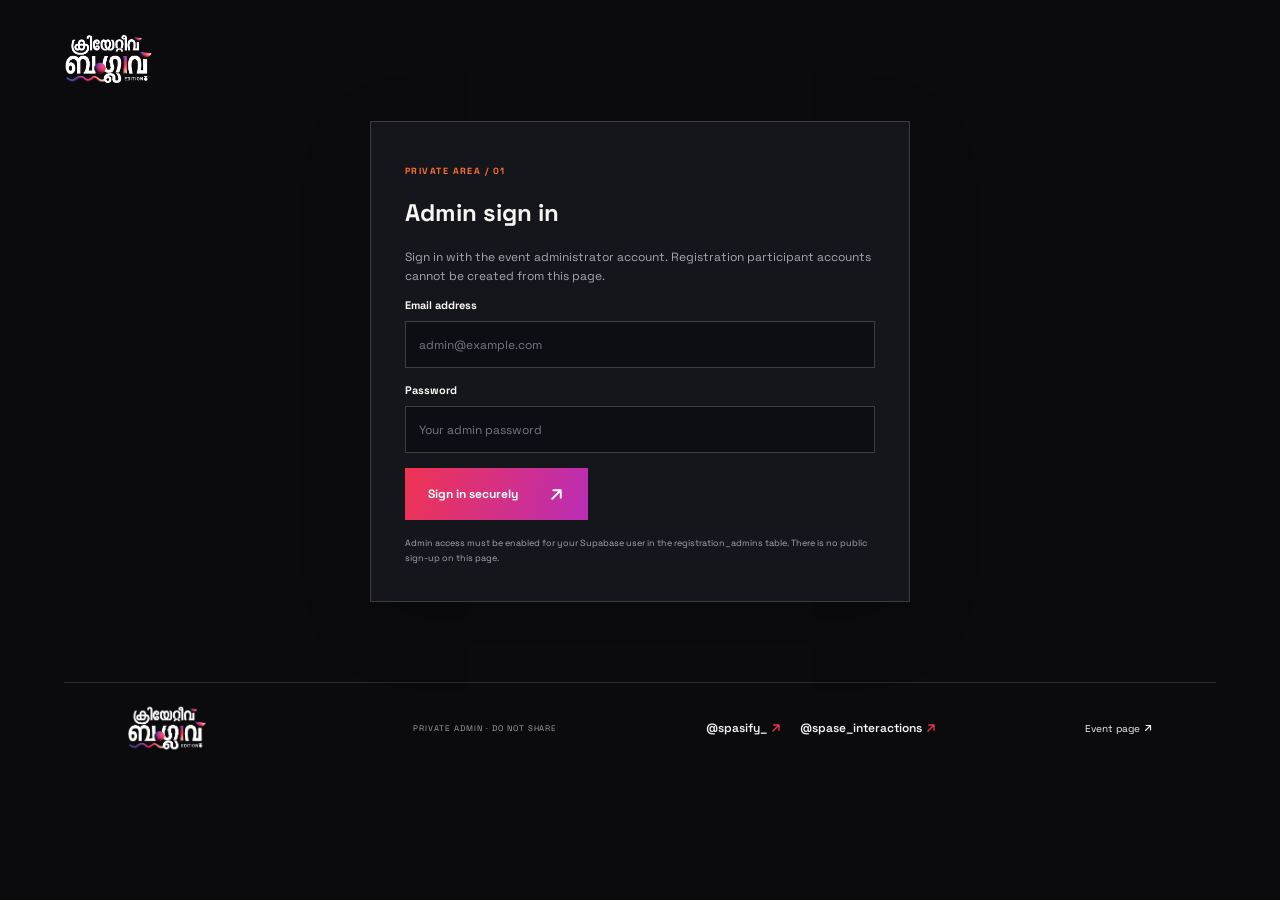
<file: admin.html>
<!doctype html>
<html lang="en">
<head>
<meta charset="utf-8"><meta name="viewport" content="width=device-width,initial-scale=1">
<meta name="robots" content="noindex,nofollow"><meta name="theme-color" content="#0b0b0e">
<title>Admin — Creative Bungalow</title>
<link rel="preconnect" href="https://fonts.googleapis.com"><link rel="preconnect" href="https://fonts.gstatic.com" crossorigin>
<link href="https://fonts.googleapis.com/css2?family=Space+Grotesk:wght@400;500;600;700&display=swap" rel="stylesheet">
<link rel="stylesheet" href="./styles.css">
</head>
<body class="admin-page">
<main class="admin-container">
<a class="brand" href="./index.html" aria-label="Creative Bungalow home"><img class="brand-logo" src="./assets/brand/Logo%20white.png" alt="Creative Bungalow"></a>
<section class="admin-login admin-card" id="login-card">
<p class="admin-top-label">PRIVATE AREA / 01</p><h1>Admin sign in</h1>
<p class="admin-status">Sign in with the event administrator account. Registration participant accounts cannot be created from this page.</p>
<form id="login-form">
<label class="field"><span>Email address</span><input name="email" type="email" autocomplete="username" required placeholder="admin@example.com"></label>
<label class="field"><span>Password</span><input name="password" type="password" autocomplete="current-password" required minlength="8" placeholder="Your admin password"></label>
<p class="form-message" id="login-message" role="status" aria-live="polite"></p>
<button class="button button-dark" id="login-button" type="submit">Sign in securely <b><svg class="icon" aria-hidden="true" focusable="false" viewBox="0 0 16 16"><path d="M4 12 12 4M5 4h7v7"/></svg></b></button>
</form>
<p class="form-footnote">Admin access must be enabled for your Supabase user in the registration_admins table. There is no public sign-up on this page.</p>
</section>
<section id="dashboard" hidden>
<header class="admin-header"><div><p class="admin-top-label">PRIVATE AREA / 02</p><h1>Registration desk.</h1><p>Review screenshots and update payment status.</p></div><button class="copy-button" id="signout-button" type="button">Sign out <svg class="icon" aria-hidden="true" focusable="false" viewBox="0 0 16 16"><path d="M4 12 12 4M5 4h7v7"/></svg></button></header>
<div class="notice warning" id="admin-notice" role="status" hidden></div>
<div class="admin-card" id="backend-preflight-card">
<p class="admin-top-label">PRIVATE DIAGNOSTICS</p>
<h2>Backend readiness check</h2>
<p class="admin-status">Administrator-only, read-only checks. This verifies server-side Turnstile, private screenshot bucket and registration RPC availability. It does not create participant records. Public registration remains closed.</p>
<div class="captcha-wrap"><div id="backend-preflight-turnstile"></div><p id="backend-preflight-captcha-note">Complete anti-spam verification to run the checks.</p></div>
<button class="button button-dark" id="run-backend-preflight" type="button" disabled>Run readiness check <svg class="icon" aria-hidden="true" focusable="false" viewBox="0 0 16 16"><path d="M4 12 12 4M5 4h7v7"/></svg></button>
<p class="form-message" id="backend-preflight-result" role="status" aria-live="polite"></p>
</div>
<div class="admin-card">
<div class="admin-toolbar"><div><h2>Participants</h2><p class="admin-status" id="last-updated">Loading registrations…</p></div><input id="filter-input" type="search" placeholder="Search name, code, email or phone" aria-label="Search registrations"><button class="copy-button" id="export-button" type="button">Export Excel <svg class="icon" aria-hidden="true" focusable="false" viewBox="0 0 16 16"><path d="M8 2v12m-5-5 5 5 5-5"/></svg></button><button class="copy-button" id="refresh-button" type="button">Refresh <svg class="icon" aria-hidden="true" focusable="false" viewBox="0 0 16 16"><path d="M13.5 6A5.5 5.5 0 0 0 4 3L2.5 5M2.5 2.5V5h2.5M2.5 10a5.5 5.5 0 0 0 9.5 3l1.5-2m0 2.5V11h-2.5"/></svg></button></div>
<div class="admin-table-wrap"><table class="admin-table"><thead><tr><th>Participant</th><th>Reference</th><th>Details</th><th>Payment</th><th>Screenshot</th><th>Review</th></tr></thead><tbody id="registrations-body"><tr><td colspan="6" class="admin-empty">Loading…</td></tr></tbody></table></div>
</div>
<p class="admin-status">Screenshot links expire after five minutes. Payment verification is manual; a screenshot alone is not proof that a transfer settled.</p>
</section>
<footer class="site-footer" style="margin-top:40px"><a class="brand" href="./index.html" aria-label="Creative Bungalow home"><img class="brand-logo" src="./assets/brand/Logo%20white.png" alt="Creative Bungalow"></a><span>PRIVATE ADMIN · DO NOT SHARE</span><nav class="footer-socials" aria-label="Instagram accounts"><a href="https://www.instagram.com/spasify_/" target="_blank" rel="noopener noreferrer">@spasify_ <span aria-hidden="true"><svg class="icon" aria-hidden="true" focusable="false" viewBox="0 0 16 16"><path d="M4 12 12 4M5 4h7v7"/></svg></span></a><a href="https://www.instagram.com/spase_interactions/" target="_blank" rel="noopener noreferrer">@spase_interactions <span aria-hidden="true"><svg class="icon" aria-hidden="true" focusable="false" viewBox="0 0 16 16"><path d="M4 12 12 4M5 4h7v7"/></svg></span></a></nav><a href="./index.html">Event page <svg class="icon" aria-hidden="true" focusable="false" viewBox="0 0 16 16"><path d="M4 12 12 4M5 4h7v7"/></svg></a></footer>
</main>
<script src="./js/config.js"></script><script type="module" src="./js/admin.js"></script>
</body></html>
</file>
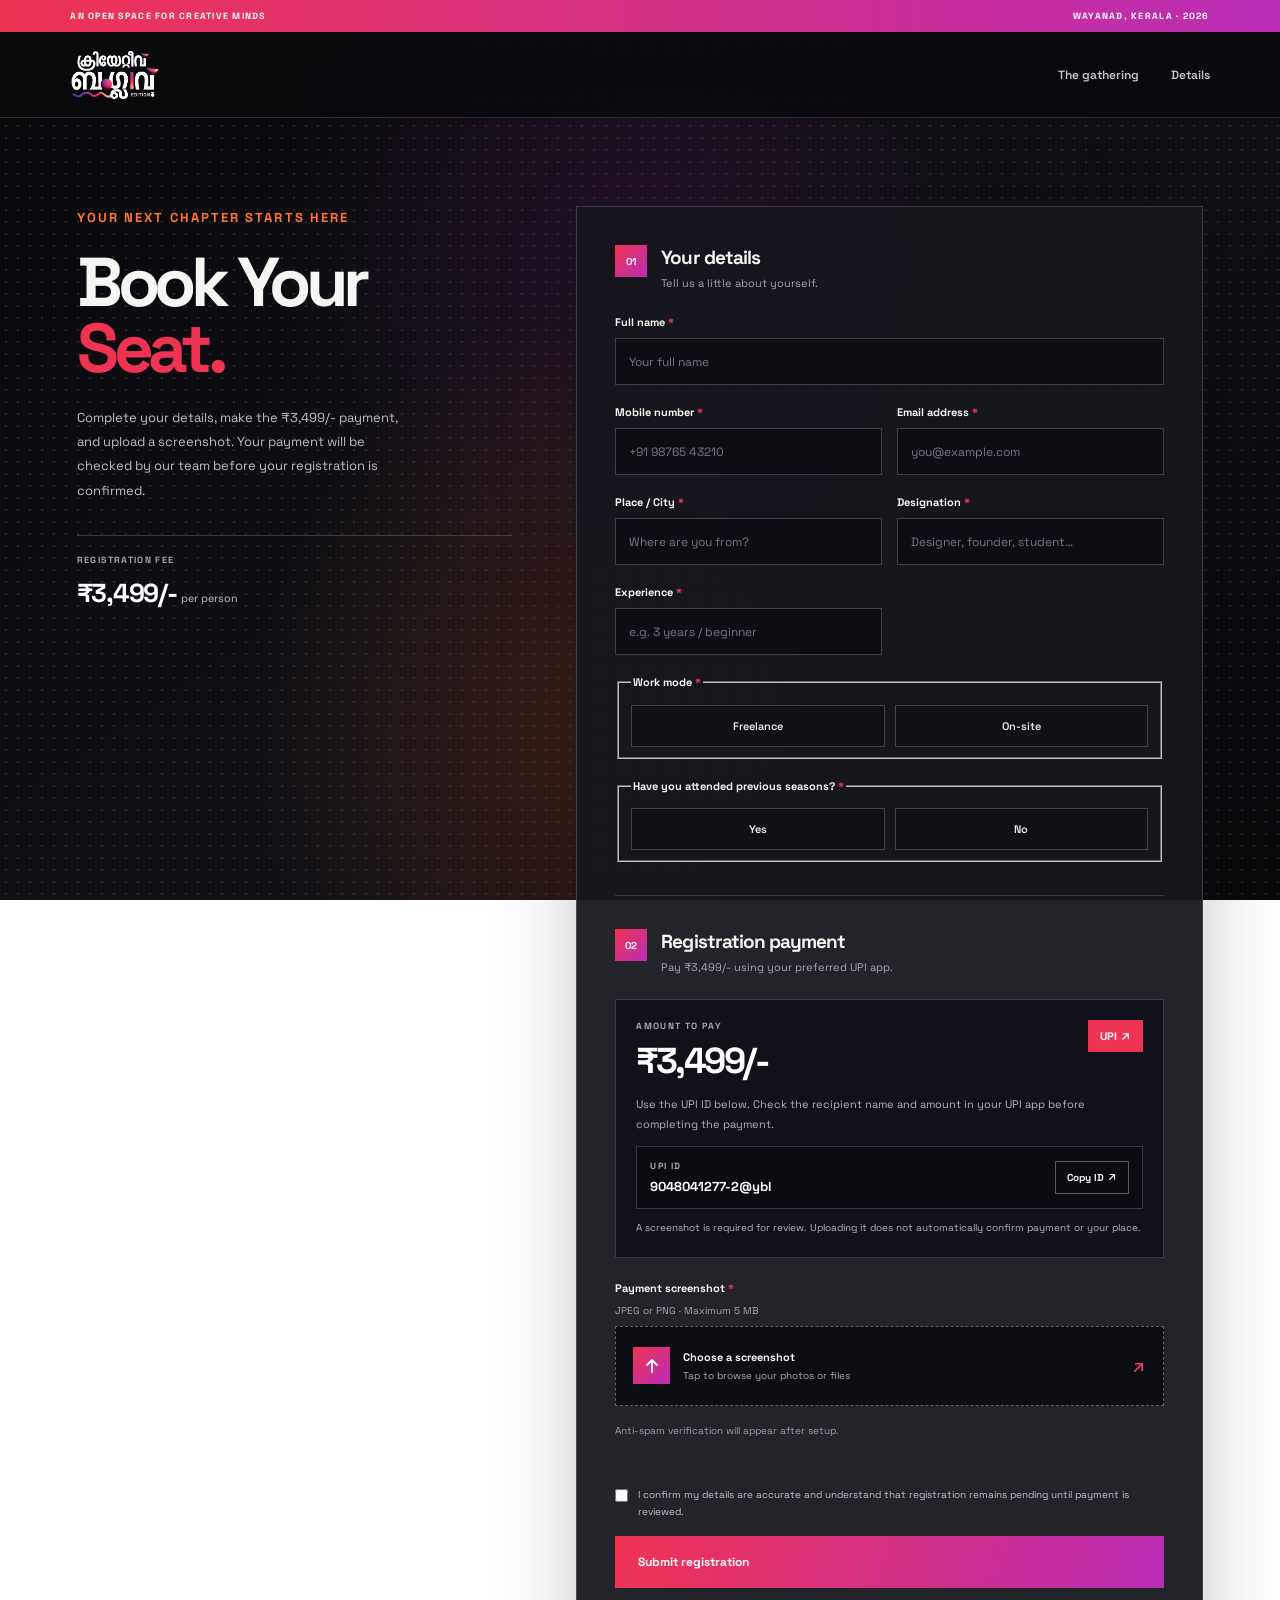
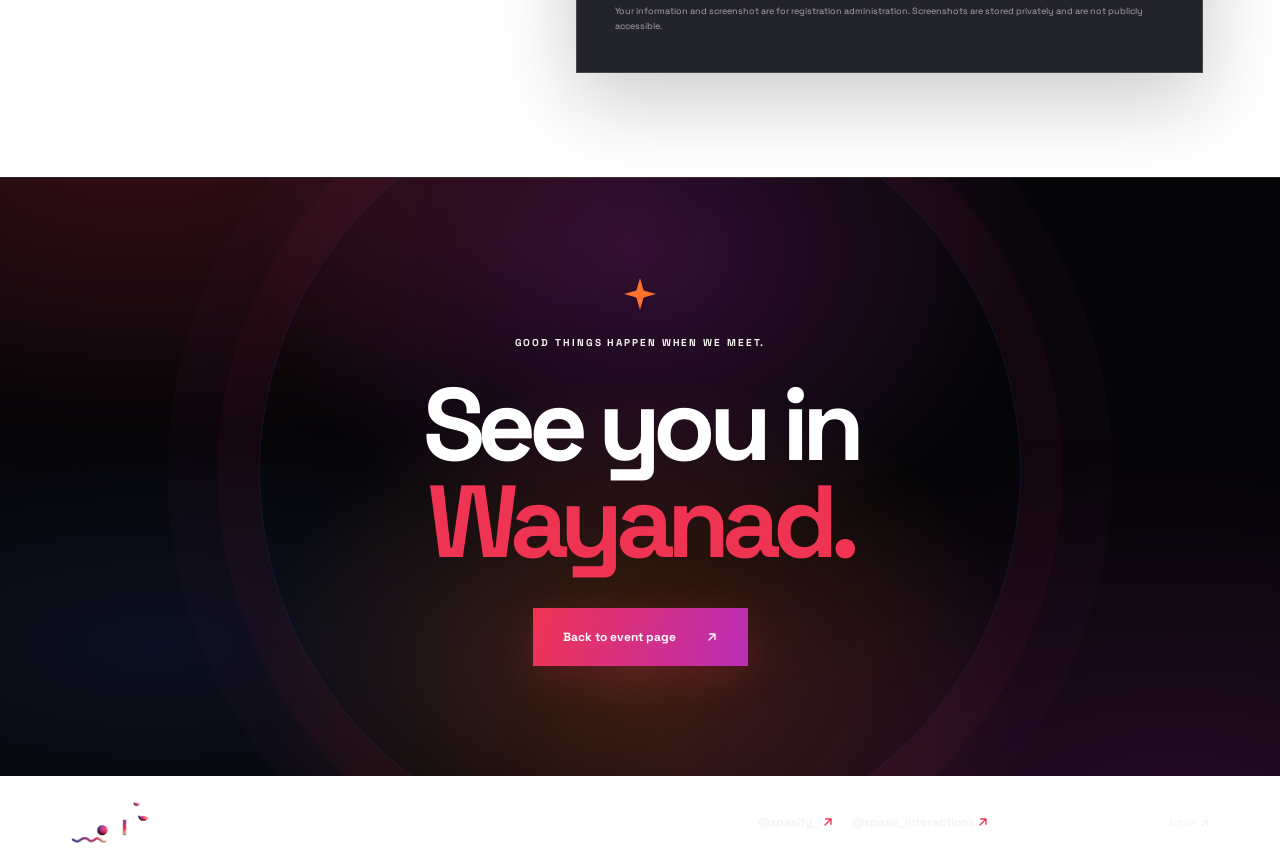
<file: register.html>
<!doctype html>
<html lang="en">
<head>
<meta charset="utf-8"><meta name="viewport" content="width=device-width,initial-scale=1">
<meta name="theme-color" content="#0b0b0e">
<meta name="description" content="Register for Creative Bungalow, Wayanad, December 5–6, 2026.">
<title>Register — Creative Bungalow</title>
<link rel="preconnect" href="https://fonts.googleapis.com"><link rel="preconnect" href="https://fonts.gstatic.com" crossorigin>
<link href="https://fonts.googleapis.com/css2?family=Space+Grotesk:wght@400;500;600;700&display=swap" rel="stylesheet">
<link rel="stylesheet" href="./styles.css">
</head>
<body class="registration-page">
<div class="topline"><span>AN OPEN SPACE FOR CREATIVE MINDS</span><span>WAYANAD, KERALA · 2026</span></div>
<header class="site-header">
<a class="brand" href="./index.html" aria-label="Creative Bungalow home"><img class="brand-logo" src="./assets/brand/Logo%20white.png" alt="Creative Bungalow"></a>
<nav><a href="./index.html#about">The gathering</a><a href="./index.html#details">Details</a></nav>
</header>
<main>
<section class="register section" id="register"><div class="section-index"><span>03</span><small>YOUR REGISTRATION</small></div><div class="register-intro"><p class="eyebrow dark">YOUR NEXT CHAPTER STARTS HERE</p><h2>Book Your<br><em>Seat.</em></h2><p>Complete your details, make the ₹3,499/- payment, and upload a screenshot. Your payment will be checked by our team before your registration is confirmed.</p><div class="fee"><small>REGISTRATION FEE</small><strong>₹3,499/- <span>per person</span></strong></div></div>
<div class="notice warning" id="setup-banner" role="status" hidden><strong>Registration setup in progress</strong><p>The secure backend is still being configured. Please do not share this link with participants until setup and testing are complete.</p></div>
<div class="form-shell">
<form id="registration-form" novalidate>
<div class="form-title"><span>01</span><div><h3>Your details</h3><p>Tell us a little about yourself.</p></div></div>
<div class="form-grid">
<label class="field wide"><span>Full name <b>*</b></span><input name="full_name" required minlength="2" maxlength="100" autocomplete="name" placeholder="Your full name"></label>
<label class="field"><span>Mobile number <b>*</b></span><input name="mobile" type="tel" required maxlength="20" autocomplete="tel" placeholder="+91 98765 43210"></label>
<label class="field"><span>Email address <b>*</b></span><input name="email" type="email" required maxlength="254" autocomplete="email" placeholder="you@example.com"></label>
<label class="field"><span>Place / City <b>*</b></span><input name="place" required maxlength="100" placeholder="Where are you from?"></label>
<label class="field"><span>Designation <b>*</b></span><input name="designation" required maxlength="100" placeholder="Designer, founder, student…"></label>
<label class="field"><span>Experience <b>*</b></span><input name="experience" required maxlength="100" placeholder="e.g. 3 years / beginner"></label>
<fieldset class="field wide"><legend>Work mode <b>*</b></legend><div class="choices"><label class="choice"><input type="radio" name="work_mode" value="Freelance" required><span>Freelance</span></label><label class="choice"><input type="radio" name="work_mode" value="On-site" required><span>On-site</span></label></div></fieldset>
<fieldset class="field wide"><legend>Have you attended previous seasons? <b>*</b></legend><div class="choices"><label class="choice"><input type="radio" name="attended_previous_season" value="yes" required><span>Yes</span></label><label class="choice"><input type="radio" name="attended_previous_season" value="no" required><span>No</span></label></div></fieldset>
</div>
<div class="form-divider"></div>
<div class="form-title"><span>02</span><div><h3>Registration payment</h3><p>Pay ₹3,499/- using your preferred UPI app.</p></div></div>
<div class="payment-box"><div class="payment-top"><div><small>AMOUNT TO PAY</small><strong>₹3,499/-</strong></div><span class="upi-tag">UPI <svg class="icon" aria-hidden="true" focusable="false" viewBox="0 0 16 16"><path d="M4 12 12 4M5 4h7v7"/></svg></span></div><p>Use the UPI ID below. Check the recipient name and amount in your UPI app before completing the payment.</p><div class="upi-row"><div><small>UPI ID</small><strong id="upi-id">9048041277-2@ybl</strong></div><button class="copy-button" id="copy-upi" type="button">Copy ID <svg class="icon" aria-hidden="true" focusable="false" viewBox="0 0 16 16"><path d="M4 12 12 4M5 4h7v7"/></svg></button></div><p class="caution">A screenshot is required for review. Uploading it does not automatically confirm payment or your place.</p></div>
<label class="field upload-field"><span>Payment screenshot <b>*</b></span><small class="muted">JPEG or PNG · Maximum 5 MB</small><input id="payment-screenshot" name="payment_screenshot" type="file" accept="image/jpeg,image/png,.jpg,.jpeg,.png" required><span class="upload-box"><span class="upload-icon"><svg class="icon" aria-hidden="true" focusable="false" viewBox="0 0 16 16"><path d="M8 14V2m-5 5 5-5 5 5"/></svg></span><span><strong id="file-label">Choose a screenshot</strong><small>Tap to browse your photos or files</small></span><b class="upload-arrow"><svg class="icon" aria-hidden="true" focusable="false" viewBox="0 0 16 16"><path d="M4 12 12 4M5 4h7v7"/></svg></b></span></label>
<input type="hidden" name="turnstile_token" id="turnstile-token"><div class="captcha-wrap"><div id="turnstile-widget"></div><p id="turnstile-note">Anti-spam verification will appear after setup.</p></div>
<label class="honeypot" aria-hidden="true">Leave empty<input name="website" tabindex="-1" autocomplete="off"></label>
<label class="consent"><input name="consent" type="checkbox" required><span>I confirm my details are accurate and understand that registration remains pending until payment is reviewed.</span></label>
<p id="form-message" class="form-message" role="status" aria-live="polite"></p><button class="button button-dark submit-button" id="submit-button" type="submit">Submit registration <b><svg class="icon" aria-hidden="true" focusable="false" viewBox="0 0 16 16"><path d="M4 12 12 4M5 4h7v7"/></svg></b></button>
<p class="form-footnote">Your information and screenshot are for registration administration. Screenshots are stored privately and are not publicly accessible.</p>
</form>
<div class="success-panel" id="success-panel" hidden><div class="success-icon"><svg class="icon" aria-hidden="true" focusable="false" viewBox="0 0 16 16"><path d="m3 8 3.2 3.2L13 4.5"/></svg></div><p class="eyebrow dark">SUBMISSION RECEIVED</p><h3>You’re on<br><em>our list.</em></h3><p id="success-copy">Your registration has been received. Payment verification is pending.</p><div class="reference-box"><small>REGISTRATION REFERENCE</small><strong id="registration-code">—</strong><button class="copy-button" id="copy-reference" type="button">Copy reference <svg class="icon" aria-hidden="true" focusable="false" viewBox="0 0 16 16"><path d="M4 12 12 4M5 4h7v7"/></svg></button></div><p class="muted">Keep this reference. Your place is not confirmed until the team verifies payment.</p><a href="./index.html" class="text-link">Back to event page <svg class="icon" aria-hidden="true" focusable="false" viewBox="0 0 16 16"><path d="M4 12 12 4M5 4h7v7"/></svg></a></div>
</div></section>
<section class="closing"><div><svg class="icon icon-spark" aria-hidden="true" focusable="false" viewBox="0 0 16 16"><path d="m8 0 1.8 6.2L16 8l-6.2 1.8L8 16l-1.8-6.2L0 8l6.2-1.8z"/></svg></div><p>GOOD THINGS HAPPEN WHEN WE MEET.</p><h2>See you in<br><em>Wayanad.</em></h2><a class="button button-dark" href="./index.html">Back to event page <svg class="icon" aria-hidden="true" focusable="false" viewBox="0 0 16 16"><path d="M4 12 12 4M5 4h7v7"/></svg></a></section>
</main>
<footer class="site-footer"><a class="brand" href="./index.html" aria-label="Creative Bungalow home"><img class="brand-logo" src="./assets/brand/Logo%20white.png" alt="Creative Bungalow"></a><span>DECEMBER 5—6, 2026 · WAYANAD, KERALA</span><nav class="footer-socials" aria-label="Instagram accounts"><a href="https://www.instagram.com/spasify_/" target="_blank" rel="noopener noreferrer">@spasify_ <span aria-hidden="true"><svg class="icon" aria-hidden="true" focusable="false" viewBox="0 0 16 16"><path d="M4 12 12 4M5 4h7v7"/></svg></span></a><a href="https://www.instagram.com/spase_interactions/" target="_blank" rel="noopener noreferrer">@spase_interactions <span aria-hidden="true"><svg class="icon" aria-hidden="true" focusable="false" viewBox="0 0 16 16"><path d="M4 12 12 4M5 4h7v7"/></svg></span></a></nav><a href="./admin.html">Admin <svg class="icon" aria-hidden="true" focusable="false" viewBox="0 0 16 16"><path d="M4 12 12 4M5 4h7v7"/></svg></a></footer>
<script src="./js/config.js"></script><script type="module" src="./js/app.js"></script>
</body></html>
</file>
<file: styles.css>
:root{--ink:#0b0b0e;--paper:#111216;--green:#f23862;--muted:#a0a0aa;--line:rgba(255,255,255,.14);--white:#191a20;--sans:"Space Grotesk",Arial,sans-serif;--serif:"Space Grotesk",Arial,sans-serif}*{box-sizing:border-box}html{scroll-behavior:smooth;scroll-padding-top:90px}body{margin:0;background:var(--paper);color:var(--ink);font-family:var(--sans);-webkit-font-smoothing:antialiased}a{color:inherit;text-decoration:none}button,input{font:inherit}.topline{height:32px;padding:0 5.5%;display:flex;align-items:center;justify-content:space-between;background:var(--green);font-size:9px;font-weight:700;letter-spacing:.14em}.site-header{height:86px;padding:0 5.5%;display:flex;align-items:center;justify-content:space-between;border-bottom:1px solid var(--line)}.brand{display:inline-flex;align-items:center;gap:11px}.brand-mark{width:43px;height:43px;border-radius:50%;background:var(--ink);color:var(--green);display:grid;place-items:center;font-size:13px;font-weight:700;position:relative;letter-spacing:-.06em}.brand-mark span{position:absolute;font-size:10px;top:5px;right:6px;color:var(--paper)}.brand-name{font-weight:700;font-size:12px;line-height:1.05;letter-spacing:-.04em}.site-header nav{display:flex;align-items:center;gap:32px;font-size:12px;font-weight:600}.site-header nav a:not(.nav-cta){opacity:.72}.nav-cta{border:1px solid var(--ink);padding:13px 17px;border-radius:99px}.hero{background:var(--ink);color:var(--paper);min-height:670px;padding:85px 5.5% 28px;position:relative;overflow:hidden;display:grid;grid-template-columns:1.05fr .95fr;align-items:center}.hero-copy{max-width:670px;z-index:1;padding-bottom:35px}.eyebrow{font-size:10px;font-weight:700;letter-spacing:.16em;margin:0 0 23px;display:flex;align-items:center;gap:9px}.eyebrow i{width:7px;height:7px;border-radius:50%;background:var(--green);display:inline-block}.eyebrow.dark{color:#777b70}.hero h1{font-size:clamp(58px,7.6vw,110px);letter-spacing:-.09em;line-height:.91;margin:0;font-weight:600}.hero h1 em,.intro h2 em,.details h2 em,.register-intro h2 em,.success-panel h3 em,.closing h2 em{font-family:var(--serif);font-weight:500;letter-spacing:-.075em}.lime{color:var(--green)}.hero-subtitle{max-width:390px;color:#b7bbb2;font-size:14px;line-height:1.8;margin:28px 0}.hero-actions{display:flex;align-items:center;gap:22px}.button{border:0;border-radius:99px;min-height:52px;padding:0 23px;display:inline-flex;align-items:center;justify-content:space-between;gap:30px;font-weight:700;font-size:12px;cursor:pointer;transition:transform .2s,background .2s}.button:hover{transform:translateY(-2px)}.button b{font-size:17px}.button-lime{background:var(--green);color:var(--ink)}.text-link{font-size:11px;font-weight:700;opacity:.8}.hero-meta{display:flex;gap:48px;margin-top:60px}.hero-meta>div{display:flex;flex-direction:column;gap:9px}.hero-meta small,.payment-top small,.upi-row small,.fee small{font-size:9px;color:#9da399;font-weight:700;letter-spacing:.15em}.hero-meta strong{font-size:10px;letter-spacing:.08em}.hero-art{min-height:435px;position:relative;display:grid;place-items:center}.orbit{position:absolute;border:1px solid rgba(244,240,232,.16);border-radius:50%;aspect-ratio:1}.orbit-a{width:min(95%,440px);transform:rotate(-24deg) scaleY(.76)}.orbit-b{width:min(75%,350px);transform:rotate(30deg) scaleY(.76)}.disc{width:260px;height:260px;background:var(--green);border-radius:50%;color:var(--ink);display:flex;flex-direction:column;align-items:center;justify-content:center;transform:rotate(-10deg);z-index:1;box-shadow:0 30px 70px #0005}.disc small,.date-disc small{font-size:8px;letter-spacing:.15em;font-weight:700}.disc strong{text-align:center;font-size:31px;line-height:.98;letter-spacing:-.07em;margin:14px 0}.date-disc{position:absolute;right:4%;top:5%;width:105px;height:105px;border:1px solid rgba(244,240,232,.4);border-radius:50%;display:flex;flex-direction:column;align-items:center;justify-content:center;line-height:1.1;transform:rotate(9deg)}.date-disc strong{font-size:25px;letter-spacing:-.08em}.art-note{position:absolute;bottom:16%;right:0;font-size:9px;letter-spacing:.12em;line-height:1.6;color:#aeb4a8;transform:rotate(-7deg)}.star{position:absolute;left:5%;top:17%;font-size:35px;color:var(--green)}.hero-bottom{position:absolute;bottom:21px;left:5.5%;right:5.5%;display:flex;align-items:center;gap:14px;color:#8e958a;font-size:8px;font-weight:700;letter-spacing:.12em}.hero-bottom i{height:1px;background:#4a5248;flex:1}.ticker{background:var(--green);overflow:hidden;padding:17px 0;color:var(--ink)}.ticker-track{display:flex;align-items:center;justify-content:space-around;gap:35px;white-space:nowrap;font-size:10px;font-weight:700;letter-spacing:.13em}.ticker-track b{font-size:16px}.section{padding-left:8%;padding-right:8%}.intro{padding-top:120px;padding-bottom:125px;display:grid;grid-template-columns:.65fr 1.3fr .55fr;gap:45px}.section-index{display:flex;flex-direction:column;gap:9px;font-size:9px;font-weight:700;letter-spacing:.13em;color:var(--muted)}.section-index span{color:var(--ink);font-size:11px}.section-index small{font-size:9px}.intro-main .eyebrow{margin-bottom:20px}.intro h2,.details h2,.register-intro h2{font-size:clamp(49px,5.6vw,78px);line-height:.99;letter-spacing:-.08em;font-weight:500;margin:0}.intro-bottom{display:flex;align-items:end;gap:30px;max-width:540px;margin-top:34px}.intro-bottom p,.register-intro>p{font-size:13px;line-height:1.9;color:#64675e;margin:0;max-width:415px}.round-arrow{width:52px;height:52px;flex:0 0 52px;border:1px solid var(--ink);border-radius:50%;display:grid;place-items:center;font-size:22px}.intro-aside{padding-top:42px}.stamp{width:135px;height:135px;border:1px solid var(--ink);border-radius:50%;display:flex;flex-direction:column;justify-content:center;align-items:center;text-align:center;font-family:var(--serif);font-size:17px;line-height:1.05;transform:rotate(8deg)}.stamp span{font-family:var(--sans);font-size:8px;letter-spacing:.16em;margin-top:6px;font-weight:700}.intro-aside p{font-size:10px;line-height:1.8;color:var(--muted);max-width:155px;margin:30px 0 0}.details{background:var(--ink);color:var(--paper);padding:85px 0 100px}.details-inner{display:grid;grid-template-columns:.65fr 1.3fr;gap:45px}.section-index.light,.section-index.light span{color:#a0a69b}.section-index.light span:first-child{color:var(--green)}.details .eyebrow{color:#9ca398}.details h2{margin-bottom:55px}.detail-grid{display:grid;grid-template-columns:repeat(2,minmax(0,1fr));border-left:1px solid #3b4339;border-top:1px solid #3b4339}.detail-card{position:relative;min-height:215px;padding:24px;border-right:1px solid #3b4339;border-bottom:1px solid #3b4339}.detail-card>small{font-size:9px;font-weight:700;letter-spacing:.13em;color:#aab0a5}.detail-icon{float:right;color:var(--green);font-size:18px}.detail-card h3{font-size:23px;letter-spacing:-.06em;margin:41px 0 5px}.detail-card p{color:#9da398;font-size:11px;margin:0 0 24px}.detail-card strong{font-size:8px;letter-spacing:.11em;color:#c5c9bf}.detail-card.accent{background:var(--green);color:var(--ink)}.detail-card.accent>small,.detail-card.accent p,.detail-card.accent strong{color:#3c4a31}.detail-card.accent .detail-icon{color:var(--ink)}.register{padding-top:120px;padding-bottom:135px;display:grid;grid-template-columns:.65fr .8fr 1.25fr;gap:45px;align-items:start}.register-intro h2{margin-bottom:25px}.register-intro .eyebrow{margin-bottom:20px}.register-intro>p{max-width:330px}.fee{margin-top:32px;border-top:1px solid var(--line);padding-top:18px;display:flex;flex-direction:column;gap:10px}.fee small{color:var(--muted)}.fee strong{font-size:26px;letter-spacing:-.05em}.fee strong span{font-size:11px;font-weight:500;letter-spacing:0;color:var(--muted)}.form-shell{background:var(--white);border:1px solid #e1dbcf;border-radius:20px;padding:34px;grid-column:3}.form-title{display:flex;gap:14px;align-items:flex-start;margin-bottom:25px}.form-title>span{width:32px;height:32px;border-radius:50%;background:var(--green);display:grid;place-items:center;font-size:10px;font-weight:700;flex-shrink:0}.form-title h3{margin:0;font-size:19px;letter-spacing:-.05em}.form-title p{margin:6px 0 0;font-size:11px;color:var(--muted)}.form-grid{display:grid;grid-template-columns:1fr 1fr;gap:20px 15px}.field{display:flex;flex-direction:column;gap:9px;min-width:0}.field>span:first-child,.field legend{font-size:11px;font-weight:700}.field b,.field legend b{color:#3c8b21}.wide{grid-column:1/-1}.field input:not([type=radio]):not([type=file]){width:100%;height:47px;border:1px solid #ddd9d0;border-radius:9px;padding:0 13px;color:var(--ink);background:#fffdf9;font-size:12px;outline:none}.field input:focus{border-color:#718b53;box-shadow:0 0 0 3px #b8f35a3d}.field input::placeholder{color:#a4a49a}.field fieldset{border:0;padding:0;margin:0}.field legend{margin-bottom:10px}.choices{display:flex;gap:10px}.choice{flex:1;position:relative;cursor:pointer}.choice input{position:absolute;opacity:0;pointer-events:none}.choice span{display:flex;align-items:center;justify-content:center;border:1px solid #ddd9d0;border-radius:9px;padding:13px 10px;font-size:11px;font-weight:600}.choice input:checked+span{background:#f0f7e7;border-color:#87a56a;box-shadow:inset 0 0 0 1px #87a56a}.form-divider{height:1px;background:var(--line);margin:33px 0}.payment-box{border:1px solid #e1dbcf;background:#f7f3eb;border-radius:12px;padding:20px;margin-bottom:23px}.payment-top{display:flex;align-items:start;justify-content:space-between}.payment-top>div{display:flex;flex-direction:column;gap:6px}.payment-top strong{font-size:36px;letter-spacing:-.07em}.upi-tag{font-size:11px;font-weight:700;background:var(--green);border-radius:99px;padding:9px 12px}.payment-box>p{font-size:11px;line-height:1.8;color:#66695f}.upi-row{border:1px solid #ded8cc;background:var(--white);border-radius:9px;padding:13px;display:flex;align-items:center;justify-content:space-between;gap:10px}.upi-row>div{display:flex;flex-direction:column;gap:6px;min-width:0}.upi-row strong{font-size:13px;overflow-wrap:anywhere}.copy-button{border:1px solid #d8d4ca;background:transparent;border-radius:99px;padding:9px 11px;font-size:10px;font-weight:700;cursor:pointer;white-space:nowrap}.copy-button:hover{background:var(--green);border-color:var(--green)}.payment-box .caution{font-size:10px;margin-bottom:0}.upload-field{margin-top:5px}.muted,.upload-field>.muted{color:var(--muted);font-size:10px}.field input[type=file]{position:absolute;width:1px;height:1px;opacity:0;pointer-events:none}.upload-box{display:flex;align-items:center;gap:13px;border:1px dashed #b9b8ab;border-radius:10px;padding:17px;background:#fbf9f3;cursor:pointer;min-height:80px}.upload-box:hover{border-color:#6f8c50;background:#f7faef}.upload-icon{width:37px;height:37px;flex:0 0 37px;background:var(--green);border-radius:50%;display:grid;place-items:center;font-size:20px}.upload-box>span:nth-child(2){display:flex;flex-direction:column;gap:5px;min-width:0}.upload-box strong{font-size:11px;overflow-wrap:anywhere}.upload-box small{font-size:10px;color:var(--muted)}.upload-arrow{margin-left:auto;font-size:18px}.captcha-wrap{margin-top:18px;min-height:42px}.captcha-wrap p{font-size:10px;color:var(--muted)}.consent{display:flex;gap:10px;align-items:flex-start;font-size:10px;color:#66695f;line-height:1.7;margin-top:20px}.consent input{margin:3px 0 0;accent-color:#678b3d}.form-message{font-size:11px;line-height:1.6;margin:14px 0 0;color:#a33128}.form-message:empty{display:none}.submit-button{width:100%;margin-top:16px}.submit-button:disabled{opacity:.6;cursor:not-allowed}.form-footnote{font-size:9px;line-height:1.7;color:#888a80;margin:16px 0 0}.notice{padding:16px 19px;border-radius:12px;font-size:12px;line-height:1.7;margin:0 0 18px}.notice p{margin:5px 0 0}.warning{background:#fff1d5;border:1px solid #e8ca8c;color:#6f4c10}.register>.warning{grid-column:2/4}.success-panel{padding:10px 0}.success-icon{width:52px;height:52px;display:grid;place-items:center;border-radius:50%;background:var(--green);font-size:25px;margin-bottom:25px}.success-panel .eyebrow{margin-bottom:16px}.success-panel h3{font-size:49px;line-height:.98;letter-spacing:-.08em;font-weight:500;margin:0 0 22px}.success-panel>p{font-size:12px;color:#60645b;line-height:1.8}.reference-box{border:1px solid #ddd7cc;border-radius:12px;padding:17px;display:flex;flex-direction:column;align-items:flex-start;gap:11px;margin:25px 0}.reference-box small{font-size:9px;color:var(--muted);font-weight:700;letter-spacing:.13em}.reference-box strong{font-size:23px;letter-spacing:.04em}.closing{background:var(--green);padding:90px 8%;text-align:center}.closing>div{font-size:28px}.closing>p{font-size:9px;font-weight:700;letter-spacing:.16em;margin:18px 0 27px}.closing h2{font-size:clamp(51px,7vw,88px);line-height:.93;letter-spacing:-.09em;font-weight:500;margin:0 0 35px}.button-dark{background:var(--ink);color:var(--paper)}.site-footer{min-height:100px;padding:20px 5.5%;display:flex;align-items:center;justify-content:space-between;gap:20px;background:var(--ink);color:var(--paper)}.site-footer>span{font-size:8px;letter-spacing:.12em;color:#a1a69c}.site-footer>a:last-child{font-size:10px;color:#9da398}.honeypot{position:absolute;left:-10000px;width:1px;height:1px;overflow:hidden}.admin-page{min-height:100vh;background:var(--paper);padding:40px 20px}.admin-container{max-width:1060px;margin:0 auto}.admin-header{display:flex;justify-content:space-between;align-items:center;gap:20px;margin:30px 0}.admin-header h1{font-size:clamp(30px,5vw,52px);letter-spacing:-.07em;margin:0}.admin-header p,.admin-status{color:var(--muted);font-size:12px;line-height:1.6}.admin-card{background:var(--white);border:1px solid #e1dbcf;border-radius:16px;padding:24px;margin-bottom:20px}.admin-login{max-width:460px;margin:45px auto}.admin-card h2{font-size:18px;letter-spacing:-.04em;margin-top:0}.admin-card .field{margin-bottom:15px}.admin-toolbar{display:flex;flex-wrap:wrap;align-items:center;justify-content:space-between;gap:12px}.admin-toolbar input{height:42px;border:1px solid #ddd9d0;border-radius:9px;padding:0 12px;max-width:300px}.admin-table-wrap{overflow:auto;margin-top:18px}.admin-table{border-collapse:collapse;width:100%;min-width:760px;font-size:11px}.admin-table th,.admin-table td{text-align:left;padding:13px 10px;border-bottom:1px solid var(--line);vertical-align:top}.admin-table th{font-size:9px;letter-spacing:.1em;text-transform:uppercase;color:var(--muted)}.status-pill{display:inline-block;border-radius:99px;background:#f8ebc8;padding:5px 8px;font-size:9px;font-weight:700}.status-pill.verified{background:#e4f4d9;color:#336220}.status-pill.rejected{background:#f7dcd8;color:#8a3025}.admin-action{border:1px solid #ccc7bc;background:transparent;padding:7px 9px;border-radius:8px;font-size:10px;cursor:pointer;margin:2px}.admin-action:hover{background:var(--green)}.signed-link{display:inline-block;margin-top:5px;font-size:10px;text-decoration:underline}.admin-empty{padding:24px;text-align:center;color:var(--muted);font-size:12px}.admin-top-label{font-size:9px;letter-spacing:.13em;color:var(--muted);font-weight:700}@media(max-width:1020px){.hero{grid-template-columns:1fr 1fr}.hero-art{min-height:360px}.disc{width:220px;height:220px}.intro,.details-inner,.register{grid-template-columns:.45fr 1fr;gap:35px}.intro-aside{display:none}.register-intro{grid-column:2}.form-shell{grid-column:2}.register>.warning{grid-column:2}.details-main{grid-column:2}.section{padding-left:6%;padding-right:6%}}@media(max-width:700px){.topline{padding:0 18px;font-size:7px;letter-spacing:.09em}.site-header{height:72px;padding:0 18px}.brand-mark{width:37px;height:37px}.brand-name{font-size:11px}.site-header nav{gap:13px;font-size:10px}.site-header nav>a:not(.nav-cta){display:none}.nav-cta{padding:11px 13px}.hero{min-height:auto;display:block;padding:70px 22px 62px}.hero-copy{padding-bottom:0}.hero h1{font-size:clamp(56px,16vw,88px)}.hero-subtitle{font-size:13px;max-width:330px}.hero-actions{align-items:flex-start;flex-direction:column;gap:18px}.hero-meta{margin-top:38px;gap:25px}.hero-meta strong{font-size:9px}.hero-art{min-height:320px;margin-top:14px}.disc{width:205px;height:205px}.disc strong{font-size:26px}.date-disc{width:78px;height:78px;right:3%;top:6%}.date-disc strong{font-size:19px}.star{left:2%;top:20%}.art-note{right:1%;bottom:12%}.hero-bottom{left:22px;right:22px;bottom:18px;font-size:7px}.ticker{padding:15px 0}.ticker-track{justify-content:flex-start;gap:23px;width:max-content;font-size:9px}.intro{padding-top:75px;padding-bottom:80px;display:block}.intro>.section-index{margin-bottom:35px}.intro h2,.details h2,.register-intro h2{font-size:58px}.intro-bottom{align-items:center;gap:15px}.intro-bottom p{font-size:12px}.round-arrow{width:43px;height:43px;flex-basis:43px}.details{padding:65px 0 75px}.details-inner{display:block}.light{margin-bottom:34px}.details h2{margin-bottom:40px}.detail-grid{grid-template-columns:1fr 1fr}.detail-card{padding:16px;min-height:190px}.detail-card h3{font-size:18px;margin-top:36px}.detail-card p{font-size:10px;line-height:1.6}.detail-card strong{font-size:7px;line-height:1.5}.register{padding-top:75px;padding-bottom:80px;display:block}.register>.section-index{margin-bottom:35px}.register-intro{margin-bottom:28px}.register-intro h2{margin-bottom:20px}.register-intro>p{font-size:12px}.fee{margin-top:22px}.form-shell{padding:22px 17px;border-radius:14px}.form-grid{grid-template-columns:1fr;gap:17px}.wide{grid-column:1}.form-title h3{font-size:18px}.register>.warning{margin-bottom:14px}.payment-box{padding:15px}.payment-top strong{font-size:32px}.upi-row{align-items:flex-start}.closing{padding:70px 20px}.site-footer{padding:23px 18px;flex-wrap:wrap}.site-footer>span{order:3;width:100%;font-size:7px}.admin-page{padding:22px 12px}.admin-card{padding:17px}.admin-header{align-items:flex-start;flex-direction:column}.admin-header h1{font-size:36px}.admin-login{margin:28px auto}.admin-toolbar{align-items:stretch;flex-direction:column}.admin-toolbar input{max-width:none;width:100%}}@media(prefers-reduced-motion:reduce){html{scroll-behavior:auto}*,*:before,*:after{transition:none!important;animation:none!important}}

/* Creative Bungalow brand palette + Space Grotesk */
body{background:#111216;color:#f7f7fa;font-family:"Space Grotesk",Arial,sans-serif}
.topline{background:#f23862;color:#fff}
.site-header{background:#0b0b0e;color:#f7f7fa;border-color:rgba(255,255,255,.14)}
.brand-mark{background:#f23862;color:#fff}
.brand-mark span{color:#fff}
.site-header nav a:not(.nav-cta){color:#f7f7fa}
.nav-cta{border-color:#f23862;color:#fff}
.hero{background:#09090c;color:#fff}
.hero h1 em,.intro h2 em,.details h2 em,.register-intro h2 em,.success-panel h3 em,.closing h2 em{font-family:"Space Grotesk",Arial,sans-serif;font-style:normal;font-weight:700;color:#f23862;letter-spacing:-.075em}
.eyebrow i,.lime{background:transparent;color:#ff7435}
.button-lime{background:#f23862;color:#fff}
.ticker{background:#f23862;color:#fff}
.intro,.register{background:#111216;color:#f7f7fa}
.intro .eyebrow.dark,.register-intro .eyebrow.dark{color:#ff7435}
.intro h2,.register-intro h2{color:#fff}
.intro-bottom p,.register-intro>p{color:#b9bac4}
.section-index,.section-index span{color:#a0a0aa}
.section-index span{color:#ff7435}
.round-arrow{border-color:#f23862;color:#fff}
.stamp{border-color:#ff7435;color:#fff;font-family:"Space Grotesk",Arial,sans-serif;font-weight:700}
.stamp span{color:#f23862}
.intro-aside p{color:#aaaab4}
.details{background:#09090c;color:#fff}
.details .eyebrow{color:#ff7435}
.detail-grid{border-color:rgba(255,255,255,.16)}
.detail-card{border-color:rgba(255,255,255,.16)}
.detail-card>small,.detail-card strong{color:#b7b7c1}
.detail-card h3{color:#fff}
.detail-card p{color:#aaaab4}
.detail-icon{color:#ff7435}
.detail-card.accent{background:#f23862;color:#fff}
.detail-card.accent>small,.detail-card.accent p,.detail-card.accent strong,.detail-card.accent .detail-icon{color:#fff}
.form-shell,.admin-card{background:#191a20;border-color:rgba(255,255,255,.14);color:#f7f7fa}
.form-title h3,.field>span:first-child,.field legend{color:#fff}
.form-title p,.muted,.upload-field>.muted{color:#a0a0aa}
.form-title>span,.upload-icon{background:#ff7435;color:#111216}
.field input:not([type=radio]):not([type=file]),.admin-toolbar input{background:#111216;border-color:#393a43;color:#fff}
.field input::placeholder{color:#777985}
.field input:focus{border-color:#f23862;box-shadow:0 0 0 3px #f2386230}
.field b,.field legend b{color:#f23862}
.choice span{background:#111216;border-color:#393a43;color:#fff}
.choice input:checked+span{background:#34202a;border-color:#f23862;box-shadow:inset 0 0 0 1px #f23862}
.form-divider{background:rgba(255,255,255,.14)}
.payment-box{background:#111216;border-color:#393a43}
.payment-top small,.upi-row small{color:#a0a0aa}
.upi-tag{background:#f23862;color:#fff}
.upi-row{background:#191a20;border-color:#393a43}
.upi-row strong,.payment-box>p{color:#e1e1e7}
.copy-button{border-color:#555660;color:#fff}
.copy-button:hover{background:#f23862;border-color:#f23862;color:#fff}
.upload-box{background:#111216;border-color:#555660;color:#fff}
.upload-box small{color:#a0a0aa}
.consent,.form-footnote,.captcha-wrap p{color:#a0a0aa}
.consent input{accent-color:#f23862}
.button-dark{background:#f23862;color:#fff}
.fee{border-color:rgba(255,255,255,.14)}
.fee small{color:#a0a0aa}
.fee strong{color:#fff}
.success-panel>p{color:#b9bac4}
.success-icon{background:#ff7435;color:#111216}
.reference-box{border-color:#393a43}
.reference-box small{color:#a0a0aa}
.closing{background:#f23862;color:#fff}
.site-footer{background:#09090c;color:#fff;border-top:1px solid rgba(255,255,255,.14)}
.site-footer>span,.site-footer>a:last-child{color:#aaaab4}
.admin-page{background:#111216;color:#fff}
.admin-header p,.admin-status{color:#aaaab4}
.admin-table th,.admin-table td{border-color:rgba(255,255,255,.14)}
.admin-table th{color:#aaaab4}
.admin-action{border-color:#555660;color:#fff}
.admin-action:hover{background:#f23862;color:#fff}
.status-pill{background:#493b20;color:#ffd98a}
.status-pill.verified{background:#173c31;color:#8ce0b7}
.status-pill.rejected{background:#48232b;color:#ff9aa9}
.admin-empty{color:#aaaab4}
@media(prefers-reduced-motion:reduce){html{scroll-behavior:auto}}

/* Landing page wireframe sections */
.about-section{padding-top:112px;padding-bottom:118px;display:grid;grid-template-columns:.55fr 1.45fr;gap:52px;background:#111216;color:#f7f7fa}
.about-content .eyebrow,.partners-content .eyebrow{color:#ff7435}
.about-content h2,.highlights-heading h2,.partners-content h2,.contact-inner h2{font-size:clamp(48px,6vw,82px);line-height:.96;letter-spacing:-.085em;font-weight:600;margin:0}
.about-content h2 em,.highlights-heading h2 em,.partners-content h2 em,.contact-inner h2 em{font-style:normal;color:#f23862}
.about-lead{max-width:680px;color:#b9bac4;font-size:15px;line-height:1.9;margin:28px 0 42px}
.season-grid{display:grid;grid-template-columns:1fr 1fr;border-top:1px solid rgba(255,255,255,.18);border-bottom:1px solid rgba(255,255,255,.18)}
.season-card{display:flex;align-items:flex-start;gap:18px;padding:25px 22px 25px 0;position:relative;min-height:155px}
.season-card+ .season-card{border-left:1px solid rgba(255,255,255,.18);padding-left:25px}
.season-number{font-size:12px;color:#ff7435;font-weight:700}
.season-card small,.tile-index{font-size:9px;letter-spacing:.14em;font-weight:700;color:#aaaab4}
.season-card h3{font-size:26px;letter-spacing:-.06em;margin:12px 0 5px}
.season-card p{font-size:11px;line-height:1.7;color:#aaaab4;margin:0;max-width:210px}
.season-arrow{margin-left:auto;color:#f23862;font-size:20px}
.highlights-section{background:#09090c;color:#fff;padding:95px 8% 105px}
.highlights-heading{display:flex;align-items:end;justify-content:space-between;padding:0;margin-bottom:48px}
.highlights-heading .eyebrow{color:#ff7435}
.section-count{font-size:9px;letter-spacing:.14em;color:#aaaab4;font-weight:700;padding-bottom:8px}
.highlight-grid{display:grid;grid-template-columns:repeat(4,minmax(0,1fr));gap:13px}
.highlight-tile{min-width:0;min-height:270px;padding:17px;border:1px solid rgba(255,255,255,.14);background:#15161c;position:relative;overflow:hidden;display:flex;flex-direction:column}
.tile-index{position:relative;z-index:2}
.highlight-tile h3{font-size:15px;letter-spacing:-.04em;margin:auto 0 0;position:relative;z-index:2}
.tile-art{height:175px;position:relative;display:grid;place-items:center;overflow:hidden}
.art-circle i{width:125px;height:125px;border:1px solid #f23862;border-radius:50%;box-shadow:0 0 0 18px #f238621c,0 0 0 38px #f2386210}
.art-circle b{position:absolute;font-size:58px;color:#ff7435}
.highlight-two{background:#20131b}.art-type{font-size:36px;line-height:.82;font-weight:700;letter-spacing:-.08em;color:#f7f7fa;display:block;padding:32px 0 0 20px}.art-type em{font-style:normal;color:#f23862}
.highlight-three{background:#191718}.art-sun i{width:116px;height:116px;background:#ff7435;border-radius:50%;box-shadow:0 0 0 18px #ff743522,0 0 0 38px #ff743511}.art-sun b{position:absolute;font-size:75px;color:#111216}
.highlight-four{background:#131923}.art-orbit i{position:absolute;width:145px;height:100px;border:1px solid #6378e8;border-radius:50%;transform:rotate(35deg)}.art-orbit i+i{transform:rotate(-35deg);border-color:#f23862}.art-orbit b{font-size:10px;letter-spacing:.2em;color:#fff}
.partners-section{padding-top:105px;padding-bottom:110px;display:grid;grid-template-columns:.55fr 1.45fr;gap:52px;background:#111216;color:#fff}
.partners-note{color:#aaaab4;font-size:13px;line-height:1.8;margin:20px 0 35px}
.partner-rail{display:grid;grid-template-columns:repeat(4,1fr);border:1px solid rgba(255,255,255,.15)}
.partner-slot{min-height:92px;display:grid;place-items:center;text-align:center;padding:12px;font-size:9px;letter-spacing:.12em;color:#747681;font-weight:700}
.partner-slot+.partner-slot{border-left:1px solid rgba(255,255,255,.15)}
.contact-section{background:#f23862;color:#fff;padding:85px 8%}
.contact-inner{display:flex;justify-content:space-between;align-items:center;gap:35px;max-width:1250px;margin:auto}
.contact-inner .eyebrow{color:#fff}
.contact-inner h2 em{color:#111216}
.contact-inner p:not(.eyebrow){font-size:12px;line-height:1.8;max-width:390px;color:#fff;margin:22px 0 0}
.contact-inner .button-lime{background:#09090c;color:#fff;flex-shrink:0}
@media(max-width:900px){.highlight-grid{grid-template-columns:repeat(2,minmax(0,1fr))}.about-section,.partners-section{grid-template-columns:.4fr 1fr;gap:28px}.site-header nav{gap:17px}}
@media(max-width:700px){.site-header nav{gap:12px}.site-header nav a:not(.nav-cta){display:none}.about-section,.partners-section{display:block;padding-top:75px;padding-bottom:80px}.about-section>.section-index,.partners-section>.section-index{margin-bottom:32px}.about-content h2,.highlights-heading h2,.partners-content h2,.contact-inner h2{font-size:55px}.about-lead{font-size:13px;margin:22px 0 30px}.season-grid{grid-template-columns:1fr}.season-card{min-height:130px;padding:20px 0}.season-card+.season-card{border-left:0;border-top:1px solid rgba(255,255,255,.18);padding-left:0}.highlights-section{padding:70px 6% 78px}.highlights-heading{display:block;margin-bottom:30px}.section-count{display:block;margin-top:20px}.highlight-grid{gap:9px}.highlight-tile{min-height:225px;padding:12px}.tile-art{height:135px}.highlight-tile h3{font-size:12px}.art-type{font-size:29px;padding-left:10px}.partner-rail{grid-template-columns:repeat(2,1fr)}.partner-slot{min-height:75px}.partner-slot:nth-child(3){border-left:0;border-top:1px solid rgba(255,255,255,.15)}.partner-slot:nth-child(4){border-top:1px solid rgba(255,255,255,.15)}.contact-section{padding:70px 6%}.contact-inner{display:block}.contact-inner .button-lime{margin-top:30px}}

/* About copy and first-edition story */
.about-copy{max-width:850px;margin:26px 0 38px}
.about-copy p,.first-edition p{font-size:13px;line-height:1.95;color:#b9bac4;margin:0 0 16px}
.about-copy p:last-child,.first-edition p:last-child{margin-bottom:0}
.first-edition{margin-top:34px;padding:28px 30px;border:1px solid rgba(255,255,255,.16);background:linear-gradient(135deg,#191a20,#111216);border-radius:4px}
.first-edition .eyebrow{font-size:9px;color:#ff7435;margin-bottom:12px}
.first-edition h3{font-size:28px;letter-spacing:-.06em;margin:0 0 18px;color:#fff}
.first-edition p{font-size:12px}
@media(max-width:700px){.about-copy{margin:22px 0 28px}.about-copy p,.first-edition p{font-size:12px;line-height:1.85}.first-edition{padding:22px 18px;margin-top:25px}.first-edition h3{font-size:24px}}

/* Refined full-width About and edition history */
.about-section{display:block;padding-left:7.5%;padding-right:7.5%;padding-top:100px;padding-bottom:110px}
.about-content-wide{width:100%;max-width:1440px;margin:0 auto}
.about-content-wide h2{margin-bottom:30px}
.about-copy{max-width:1120px;margin:0 0 55px}
.about-copy p{font-size:14px;line-height:1.9;max-width:1100px}
.edition-history{display:grid;grid-template-columns:1fr 1fr;gap:0;border-top:1px solid rgba(255,255,255,.2)}
.edition-entry{padding:32px 42px 0 0;min-width:0;scroll-margin-top:100px}
.edition-entry+.edition-entry{border-left:1px solid rgba(255,255,255,.2);padding-left:42px;padding-right:0}
.edition-entry .eyebrow{font-size:9px;color:#ff7435;margin:0 0 12px}
.edition-entry h3{font-size:clamp(28px,3vw,40px);line-height:1.1;letter-spacing:-.065em;color:#fff;margin:0 0 18px}
.edition-entry p:not(.eyebrow){font-size:12px;line-height:1.9;color:#b9bac4;margin:0 0 16px}
@media(max-width:700px){
 .about-section{padding:75px 6% 80px}
 .about-copy{margin:22px 0 35px}
 .about-copy p{font-size:12px;line-height:1.85}
 .edition-history{grid-template-columns:1fr}
 .edition-entry{padding:25px 0 10px}
 .edition-entry+.edition-entry{border-left:0;border-top:1px solid rgba(255,255,255,.2);padding:28px 0 0}
 .edition-entry h3{font-size:30px}
 .edition-entry p:not(.eyebrow){font-size:12px;line-height:1.85}
}

/* Clean, readable About section — replaces earlier layout overrides */
.about-section{display:block!important;width:100%;padding:clamp(64px,8vw,112px) 7.5%;background:#111216;color:#f7f7fa}
.about-content-wide{display:block;width:100%;max-width:1320px;margin:0 auto}
.about-intro{width:100%;max-width:1120px;margin:0 0 64px}
.about-intro>.eyebrow{color:#ff7435;margin:0 0 18px}
.about-intro h2{font-size:clamp(44px,6vw,76px);line-height:.98;letter-spacing:-.075em;font-weight:600;margin:0 0 28px}
.about-intro h2 em{font-style:normal;color:#f23862}
.about-copy{display:grid;grid-template-columns:1fr;gap:14px;max-width:1050px;margin:0}
.about-copy p{font-size:14px;line-height:1.85;color:#c2c3cc;margin:0;max-width:none}
.edition-history{display:block;width:100%;border-top:1px solid rgba(255,255,255,.18)}
.edition-entry{display:block;width:100%;padding:34px 0 38px;border:0;scroll-margin-top:100px}
.edition-entry+.edition-entry{border-top:1px solid rgba(255,255,255,.18);padding:34px 0 38px}
.edition-kicker{display:flex;align-items:center;gap:14px;color:#ff7435;font-size:10px;font-weight:700;letter-spacing:.14em;margin:0 0 13px}
.edition-kicker span{color:#9da0aa;font-size:9px}
.edition-entry h3{font-size:clamp(30px,4vw,44px);line-height:1.05;letter-spacing:-.065em;color:#fff;margin:0 0 18px}
.edition-copy{max-width:1100px}
.edition-copy p{font-size:13px;line-height:1.9;color:#b9bac4;margin:0 0 14px}
.edition-copy p:last-child{margin-bottom:0}
.upcoming-edition{display:flex;align-items:center;gap:18px;flex-wrap:wrap;border-top:1px solid rgba(255,255,255,.18);padding:22px 0 0}
.upcoming-edition span{font-size:9px;font-weight:700;letter-spacing:.15em;color:#ff7435}
.upcoming-edition strong{font-size:20px;letter-spacing:-.04em;color:#fff}
.upcoming-edition small{font-size:11px;color:#aeb0ba}
@media(max-width:700px){
 .about-section{padding:64px 6% 72px}
 .about-intro{margin-bottom:44px}
 .about-intro h2{font-size:clamp(42px,12vw,58px);margin-bottom:22px}
 .about-copy{gap:12px}
 .about-copy p{font-size:12px;line-height:1.85}
 .edition-entry,.edition-entry+.edition-entry{padding:27px 0 30px}
 .edition-entry h3{font-size:30px;margin-bottom:14px}
 .edition-copy p{font-size:12px;line-height:1.85}
 .upcoming-edition{gap:10px 14px}
}

/* Unified two-column editorial layout for all main landing-page sections */
.split-section,
.about-section{
  display:grid!important;
  grid-template-columns:minmax(190px,.42fr) minmax(0,1.58fr);
  column-gap:clamp(28px,5vw,76px);
  align-items:start;
  width:100%;
  padding:clamp(64px,7.5vw,104px) max(6%,calc((100% - 1480px)/2));
  box-sizing:border-box;
}
.about-section{background:#111216;color:#f7f7fa}
.split-section-label{min-width:0;align-self:start}
.split-section-label>span{display:block;color:#ff7435;font-size:10px;font-weight:700;letter-spacing:.14em;margin:3px 0 10px}
.split-section-label>small{display:block;color:#b9bac4;font-size:9px;font-weight:700;letter-spacing:.13em}
.split-section-content,.about-content-wide{width:100%;min-width:0;max-width:none;margin:0}
.about-intro{max-width:100%;margin:0 0 48px}
.about-intro h2,.content-heading{font-size:clamp(42px,5.4vw,72px);line-height:.98;letter-spacing:-.075em;margin:0 0 26px;color:#f7f7fa}
.about-intro h2 em,.content-heading em,.partners-side-title em{font-style:normal;color:#f23862}
.about-copy{max-width:940px;margin:0;display:grid;gap:14px}
.about-copy p{font-size:13px;line-height:1.9;color:#c2c3cc;margin:0}
.edition-history{display:block;width:100%;border-top:1px solid rgba(255,255,255,.18);margin-top:40px}
.edition-entry,.edition-entry+.edition-entry{display:block;width:100%;padding:28px 0 30px;border:0;border-bottom:1px solid rgba(255,255,255,.18)}
.edition-entry h3{font-size:clamp(28px,3vw,38px);margin:0 0 14px;color:#fff;letter-spacing:-.06em}
.edition-copy{max-width:940px}
.edition-copy p{font-size:12px;line-height:1.85;color:#b9bac4;margin:0 0 12px}
.upcoming-edition{display:flex;align-items:center;gap:14px;flex-wrap:wrap;padding:20px 0 0}
.highlights-section{background:#09090c;color:#fff}
.highlights-section .split-section-content{min-width:0}
.highlights-section .content-heading{margin-bottom:32px}
.highlight-grid{grid-template-columns:repeat(2,minmax(0,1fr));gap:12px}
.highlight-tile{min-width:0}
.partners-section{background:#111216;color:#fff}
.partners-side-title h2{font-size:clamp(38px,4.8vw,64px);line-height:.98;letter-spacing:-.075em;color:#fff;margin:0}
.partners-content{min-width:0}
.partner-rail{display:grid;grid-template-columns:repeat(4,minmax(0,1fr));width:100%;max-width:none;min-width:0}
.partner-slot{min-width:0;min-height:104px}
.contact-section{background:#f23862;color:#fff}
.contact-inner{width:100%;max-width:none;margin:0;min-width:0;display:flex;align-items:center;justify-content:space-between;gap:28px}
.contact-inner>div{min-width:0;max-width:760px}
.contact-inner h2{font-size:clamp(42px,5.4vw,72px);line-height:.98;letter-spacing:-.075em;margin:0;color:#fff}
.contact-inner h2 em{font-style:normal;color:#111216}
.contact-inner p:not(.eyebrow){font-size:13px;line-height:1.8;max-width:470px}
.closing{padding:70px 8%;text-align:center}
@media(max-width:760px){
 .split-section,.about-section{
  grid-template-columns:minmax(0,1fr);
  row-gap:24px;
  padding:62px 6% 70px;
 }
 .split-section-label>span{margin-bottom:6px}
 .partners-side-title h2{font-size:42px}
 .about-intro{margin-bottom:36px}
 .about-intro h2,.content-heading{font-size:clamp(42px,11vw,58px)}
 .about-copy p{font-size:12px;line-height:1.85}
 .edition-entry,.edition-entry+.edition-entry{padding:24px 0}
 .edition-copy p{font-size:12px;line-height:1.8}
 .highlight-grid{grid-template-columns:repeat(2,minmax(0,1fr))}
 .highlight-tile{min-height:210px}
 .partner-rail{grid-template-columns:repeat(2,minmax(0,1fr))}
 .partner-slot{min-height:82px}
 .partner-slot:nth-child(3){border-left:0;border-top:1px solid rgba(255,255,255,.16)}
 .partner-slot:nth-child(4){border-top:1px solid rgba(255,255,255,.16)}
 .contact-inner{display:flex;flex-direction:column;align-items:flex-start;gap:24px}
 .contact-inner h2{font-size:clamp(42px,11vw,58px)}
 .closing{padding:60px 6%}
}
@media(max-width:420px){
 .highlight-grid{grid-template-columns:1fr}
 .highlight-tile{min-height:220px}
}

/* Auto-moving 4:5 media gallery — media assets can be added later */
.media-marquee{width:100%;overflow:hidden;position:relative;margin-top:34px;padding:2px 0 10px}
.media-track{display:flex;align-items:flex-start;gap:16px;width:max-content;animation:media-gallery-scroll 48s linear infinite}
.media-marquee:hover .media-track{animation-play-state:paused}
.media-gallery-card{
  display:block;
  position:relative;
  flex:0 0 clamp(220px,23vw,280px);
  width:clamp(220px,23vw,280px);
  height:auto;
  aspect-ratio:4 / 5;
  box-sizing:border-box;
  overflow:hidden;
  border:1px solid rgba(255,255,255,.16);
  background:#111116;
}
.media-gallery-card img,
.media-gallery-card iframe{
  position:absolute;
  inset:0;
  display:block;
  width:100%;
  height:100%;
  max-width:none;
  margin:0;
  padding:0;
  border:0;
  object-fit:cover;
}
.media-gallery-card iframe{object-fit:fill}
.media-gallery-duplicate{pointer-events:none}
@keyframes media-gallery-scroll{from{transform:translateX(0)}to{transform:translateX(-50%)}}
@media(max-width:760px){
  .media-marquee{margin-top:24px}
  .media-track{gap:12px;animation-duration:42s}
  .media-gallery-card{flex-basis:72vw;width:72vw;max-width:300px}
}
@media(max-width:900px) and (hover:none) and (pointer:coarse){
  .media-marquee.touch-gallery{
    overflow-x:auto;
    overflow-y:hidden;
    overscroll-behavior-x:contain;
    -webkit-overflow-scrolling:touch;
    scroll-snap-type:x mandatory;
    scrollbar-width:none;
    touch-action:pan-x;
    scroll-behavior:auto;
  }
  .media-marquee.touch-gallery::-webkit-scrollbar{display:none}
  .media-marquee.touch-gallery .media-track{animation:none;transform:none;width:max-content}
  .media-marquee.touch-gallery .media-gallery-card{scroll-snap-align:start}
  .media-marquee.touch-gallery .media-video:not(.video-active) iframe{pointer-events:none}
  .media-marquee.touch-gallery .media-video:not(.video-active):before{
    content:"";position:absolute;z-index:2;left:50%;top:50%;width:48px;height:48px;
    transform:translate(-50%,-50%);border-radius:50%;background:rgba(9,9,12,.62);
    border:1px solid rgba(255,255,255,.8);pointer-events:none
  }
  .media-marquee.touch-gallery .media-video:not(.video-active):after{
    content:"";position:absolute;z-index:3;left:50%;top:50%;transform:translate(-35%,-50%);
    width:0;height:0;border-top:9px solid transparent;border-bottom:9px solid transparent;
    border-left:14px solid #fff;pointer-events:none
  }
}
@media(prefers-reduced-motion:reduce){.media-track{animation:none;transform:none}}
 
/* Clean editorial page structure inspired by the supplied Hortus reference.
   Keep Creative Bungalow's existing dark palette, pink/orange accents and Space Grotesk. */
.editorial-section{
  display:block;
  width:100%;
  box-sizing:border-box;
  padding:clamp(64px,8vw,104px) max(6%,calc((100% - 1180px)/2));
}
.editorial-heading{
  width:100%;
  max-width:980px;
  margin:0 auto 30px;
  text-align:center;
}
.editorial-heading .eyebrow{
  margin:0 0 15px;
  color:#ff7435;
  font-size:10px;
  font-weight:700;
  letter-spacing:.16em;
}
.editorial-heading h2{
  margin:0;
  color:#f7f7fa;
  font-family:"Space Grotesk",Arial,sans-serif;
  font-size:clamp(38px,5.2vw,68px);
  font-weight:700;
  line-height:1.02;
  letter-spacing:-.075em;
}
.editorial-heading h2 em{font-style:normal;color:#f23862}
.editorial-copy{
  max-width:950px;
  margin:0 auto;
}
.editorial-copy .about-copy{
  display:block;
  max-width:none;
  margin:0;
}
.editorial-copy .about-copy p{
  margin:0 0 16px;
  color:#c2c3cc;
  font-size:14px;
  line-height:1.9;
}
.edition-history{
  max-width:1100px;
  margin:48px auto 0;
  border-top:1px solid rgba(255,255,255,.17);
}
.edition-grid{
  display:grid;
  grid-template-columns:repeat(2,minmax(0,1fr));
  gap:34px;
}
.edition-entry,.edition-entry+.edition-entry{
  min-width:0;
  padding:30px 0 28px;
  border:0;
}
.edition-entry+.edition-entry{border-left:1px solid rgba(255,255,255,.17);padding-left:34px}
.edition-entry h3{
  margin:0 0 16px;
  color:#fff;
  font-family:"Space Grotesk",Arial,sans-serif;
  font-size:clamp(26px,3vw,36px);
  line-height:1.1;
  letter-spacing:-.06em;
}
.edition-kicker{margin:0 0 12px;color:#ff7435;font-size:10px;font-weight:700;letter-spacing:.14em}
.edition-kicker span{color:#aeb0ba}
.edition-copy{max-width:none}
.edition-copy p{margin:0 0 13px;color:#b9bac4;font-size:12px;line-height:1.85}
.upcoming-edition{
  display:flex;
  align-items:center;
  gap:16px;
  flex-wrap:wrap;
  margin-top:4px;
  padding:20px 0 0;
  border-top:1px solid rgba(255,255,255,.17);
}
.upcoming-edition span{color:#ff7435;font-size:9px;font-weight:700;letter-spacing:.16em}
.upcoming-edition strong{color:#fff;font-size:20px;letter-spacing:-.04em}
.upcoming-edition small{color:#aeb0ba;font-size:11px}
.highlights-section{background:#09090c;color:#fff}
.editorial-subtitle{
  max-width:680px;
  margin:0 auto 28px;
  text-align:center;
  color:#b9bac4;
  font-size:13px;
  line-height:1.8;
}
.highlights-section .media-marquee{margin:34px auto 0;max-width:1180px}
.partners-section{background:#111216;color:#fff}
.partners-section .editorial-heading{margin-bottom:34px}
.partners-section .partner-rail{
  max-width:1100px;
  margin:0 auto;
  display:grid;
  grid-template-columns:repeat(4,minmax(0,1fr));
  border:1px solid rgba(255,255,255,.16);
}
.partners-section .partner-slot{
  min-width:0;
  min-height:110px;
  display:grid;
  place-items:center;
  padding:16px;
  color:#aeb0ba;
  font-size:9px;
  letter-spacing:.14em;
}
.partners-section .partner-slot+.partner-slot{border-left:1px solid rgba(255,255,255,.16)}
.contact-section{
  background:#f23862;
  color:#fff;
  text-align:center;
}
.contact-section .editorial-heading{margin-bottom:16px}
.contact-section .editorial-heading .eyebrow{color:#fff}
.contact-section .editorial-heading h2{color:#fff}
.contact-section .editorial-heading h2 em{color:#111216}
.contact-section .editorial-subtitle{color:rgba(255,255,255,.9);margin-bottom:26px}
.contact-section>.button{display:table;margin:0 auto;background:#111216;color:#fff}
@media(max-width:760px){
 .editorial-section{padding:62px 6% 70px}
 .editorial-heading{margin-bottom:24px}
 .editorial-heading h2{font-size:clamp(36px,10vw,54px);line-height:1.04}
 .editorial-copy .about-copy p{font-size:12px;line-height:1.85;margin-bottom:13px}
 .edition-history{margin-top:34px}
 .edition-grid{grid-template-columns:1fr;gap:0}
 .edition-entry,.edition-entry+.edition-entry{padding:25px 0;border:0}
 .edition-entry+.edition-entry{border-top:1px solid rgba(255,255,255,.17)}
 .edition-entry h3{font-size:29px}
 .edition-copy p{font-size:12px;line-height:1.82}
 .upcoming-edition{gap:10px 14px}
 .editorial-subtitle{font-size:12px;margin-bottom:22px}
 .partners-section .partner-rail{grid-template-columns:repeat(2,minmax(0,1fr))}
 .partners-section .partner-slot{min-height:82px}
 .partners-section .partner-slot:nth-child(3){border-left:0;border-top:1px solid rgba(255,255,255,.16)}
 .partners-section .partner-slot:nth-child(4){border-top:1px solid rgba(255,255,255,.16)}
 .contact-section .editorial-heading h2{font-size:clamp(36px,10vw,54px)}
}

/* FIX: edition history contains the two-column edition grid plus the upcoming row.
   Keep the outer wrapper full-width; only the inner grid splits into columns. */
.about-section .edition-history{
  display:block!important;
  width:100%!important;
  max-width:1100px;
  margin:48px auto 0;
  border-top:1px solid rgba(255,255,255,.17);
}
.about-section .edition-grid{
  display:grid!important;
  width:100%!important;
  max-width:none!important;
  grid-template-columns:repeat(2,minmax(0,1fr))!important;
  gap:34px;
}
.about-section .edition-entry{
  display:block;
  width:auto!important;
  min-width:0;
  max-width:none!important;
  padding:30px 0 28px;
  border:0;
}
.about-section .edition-entry+.edition-entry{
  border-left:1px solid rgba(255,255,255,.17);
  border-top:0;
  padding:30px 0 28px 34px;
}
.about-section .edition-copy{width:100%;max-width:none}
.about-section .edition-copy p{max-width:none;overflow-wrap:normal;word-break:normal}
.about-section .upcoming-edition{width:100%;box-sizing:border-box}
@media(max-width:760px){
  .about-section .edition-grid{grid-template-columns:minmax(0,1fr)!important;gap:0}
  .about-section .edition-entry,.about-section .edition-entry+.edition-entry{padding:25px 0;border:0}
  .about-section .edition-entry+.edition-entry{border-top:1px solid rgba(255,255,255,.17)}
}

/* About section: follow the supplied wireframe — full-width heading,
   framed introduction, then two balanced edition columns. */
.about-section.editorial-section{
  display:block!important;
  width:100%!important;
  box-sizing:border-box;
  padding:clamp(64px,7vw,96px) max(6%,calc((100% - 1320px)/2))!important;
}
.about-section>.editorial-heading{
  display:block!important;
  width:100%!important;
  max-width:100%!important;
  margin:0 0 26px!important;
  text-align:left!important;
}
.about-section>.editorial-heading .eyebrow{margin-bottom:12px}
.about-section>.editorial-heading h2{
  max-width:760px;
  font-size:clamp(42px,5.2vw,68px);
  line-height:1.02;
}
.about-section>.editorial-copy{
  display:block!important;
  width:100%!important;
  max-width:100%!important;
  margin:0!important;
  box-sizing:border-box;
  padding:24px 28px;
  border:1px solid rgba(255,255,255,.18);
}
.about-section .about-copy{
  display:grid;
  grid-template-columns:1fr;
  gap:12px;
  width:100%;
  max-width:none;
  margin:0;
}
.about-section .about-copy p{
  margin:0;
  max-width:none;
  color:#c2c3cc;
  font-size:14px;
  line-height:1.85;
}
.about-section .edition-history{
  display:block!important;
  width:100%!important;
  max-width:100%!important;
  margin:38px 0 0!important;
  border-top:0;
}
.about-section .edition-grid{
  display:grid!important;
  width:100%!important;
  grid-template-columns:repeat(2,minmax(0,1fr))!important;
  gap:0!important;
  border-top:1px solid rgba(255,255,255,.18);
}
.about-section .edition-entry{
  display:block!important;
  width:auto!important;
  min-width:0;
  padding:26px 30px 24px 0!important;
  border:0!important;
}
.about-section .edition-entry+.edition-entry{
  padding:26px 0 24px 30px!important;
  border-left:1px solid rgba(255,255,255,.18)!important;
}
.about-section .edition-entry h3{
  font-family:"Space Grotesk",Arial,sans-serif;
  font-size:clamp(28px,3vw,38px);
  line-height:1.08;
  margin:0 0 14px;
}
.about-section .edition-copy{
  width:100%;
  max-width:none;
}
.about-section .edition-copy p{
  max-width:none;
  font-size:13px;
  line-height:1.85;
  overflow-wrap:normal;
  word-break:normal;
}
.about-section .upcoming-edition{
  width:100%;
  box-sizing:border-box;
  margin-top:0;
}
@media(max-width:760px){
  .about-section.editorial-section{padding:58px 6% 68px!important}
  .about-section>.editorial-heading{margin-bottom:20px!important}
  .about-section>.editorial-heading h2{font-size:clamp(38px,10vw,54px)}
  .about-section>.editorial-copy{padding:18px 18px}
  .about-section .about-copy p{font-size:12px;line-height:1.8}
  .about-section .edition-history{margin-top:28px!important}
  .about-section .edition-grid{grid-template-columns:minmax(0,1fr)!important}
  .about-section .edition-entry,
  .about-section .edition-entry+.edition-entry{
    padding:23px 0!important;
    border:0!important;
  }
  .about-section .edition-entry+.edition-entry{
    border-top:1px solid rgba(255,255,255,.18)!important;
  }
  .about-section .edition-entry h3{font-size:29px}
  .about-section .edition-copy p{font-size:12px;line-height:1.8}
}

/* FINAL DESKTOP WIDTH FIX — About section must not inherit the old split-column grid. */
#about.editorial-section{display:flex!important;flex-direction:column!important;align-items:stretch!important;width:100%!important;max-width:none!important;min-width:0!important;padding-left:clamp(24px,7.5vw,120px)!important;padding-right:clamp(24px,7.5vw,120px)!important;box-sizing:border-box!important;grid-template-columns:none!important;column-gap:0!important}
#about.editorial-section>.editorial-heading,#about.editorial-section>.editorial-copy,#about.editorial-section>.edition-history{display:block!important;position:relative!important;float:none!important;flex:0 0 auto!important;width:100%!important;max-width:1320px!important;min-width:0!important;margin-left:auto!important;margin-right:auto!important;box-sizing:border-box!important}
#about.editorial-section>.editorial-heading{margin-bottom:26px!important}
#about.editorial-section>.editorial-copy{margin-top:0!important}
#about.editorial-section>.edition-history{margin-top:38px!important}
#about.editorial-section .edition-grid{display:grid!important;width:100%!important;max-width:none!important;min-width:0!important;grid-template-columns:minmax(0,1fr) minmax(0,1fr)!important;gap:0!important;box-sizing:border-box!important}
#about.editorial-section .edition-entry{display:block!important;width:auto!important;min-width:0!important;max-width:none!important;box-sizing:border-box!important}
#about.editorial-section .edition-copy,#about.editorial-section .edition-copy p{width:100%!important;max-width:none!important}
@media(max-width:760px){#about.editorial-section{padding-left:6%!important;padding-right:6%!important}#about.editorial-section .edition-grid{grid-template-columns:minmax(0,1fr)!important}}


/* BRAND-ONLY VISUAL PASS
   Reference influence: atmospheric gradients, subtle grain, dimensional motion,
   moving ticker and responsive hover animation. Existing site content and layout stay intact.
   Brand type remains Space Grotesk; brand palette remains unchanged. */
:root{
  --cb-pink:#EF3352;
  --cb-purple:#BA2DB6;
  --cb-orange:#FF722C;
  --cb-blue:#3955C6;
  --cb-night:#09090c;
  --cb-surface:#111216;
}
html{scroll-behavior:smooth}
body{background:var(--cb-surface);color:#f7f7fa;font-family:"Space Grotesk",Arial,sans-serif;overflow-x:hidden}
body:before{
  content:"";position:fixed;inset:0;z-index:20;pointer-events:none;opacity:.035;
  background-image:url("data:image/svg+xml,%3Csvg viewBox='0 0 180 180' xmlns='http://www.w3.org/2000/svg'%3E%3Cfilter id='grain'%3E%3CfeTurbulence type='fractalNoise' baseFrequency='.82' numOctaves='3' stitchTiles='stitch'/%3E%3C/filter%3E%3Crect width='100%25' height='100%25' filter='url(%23grain)' opacity='.7'/%3E%3C/svg%3E");
}
.site-header{backdrop-filter:blur(16px);-webkit-backdrop-filter:blur(16px);background:rgba(9,9,12,.88)}
.brand-mark{background:linear-gradient(135deg,var(--cb-pink),var(--cb-purple));box-shadow:0 5px 24px rgba(239,51,82,.2)}
.nav-cta,.button-lime{transition:background .28s ease,border-color .28s ease,transform .28s ease,box-shadow .28s ease}
.nav-cta:hover{background:var(--cb-pink);border-color:var(--cb-pink);box-shadow:0 8px 28px rgba(239,51,82,.2)}
.hero{
  isolation:isolate;
  background:
    radial-gradient(ellipse at 78% 72%,rgba(255,114,44,.16),transparent 34%),
    radial-gradient(ellipse at 16% 82%,rgba(57,85,198,.22),transparent 36%),
    radial-gradient(ellipse at 56% 16%,rgba(186,45,182,.12),transparent 34%),
    linear-gradient(115deg,#09090c 22%,#111116 100%);
}
.hero:before{
  content:"";position:absolute;inset:0;z-index:-1;pointer-events:none;opacity:.45;
  background-image:radial-gradient(rgba(255,255,255,.13) .7px,transparent .9px);
  background-size:13px 13px;
  mask-image:linear-gradient(90deg,transparent 0%,#000 52%,#000 100%);
}
.hero:after{
  content:"";position:absolute;left:8%;right:8%;bottom:0;height:1px;z-index:0;
  background:linear-gradient(90deg,transparent,var(--cb-blue),var(--cb-purple),var(--cb-pink),var(--cb-orange),transparent);
  opacity:.85;
}
.hero-art{isolation:isolate}
.hero-art:before{
  content:"";position:absolute;inset:8% 2%;z-index:-1;border-radius:50%;
  background:radial-gradient(circle,rgba(186,45,182,.12),rgba(57,85,198,.08) 38%,transparent 70%);
  filter:blur(12px);animation:cb-aura 8s ease-in-out infinite alternate;
}
.disc{
  background:radial-gradient(circle at 30% 22%,#ff9aaa 0%,var(--cb-pink) 26%,var(--cb-purple) 66%,#30205c 100%);
  color:#fff;box-shadow:inset -24px -30px 55px rgba(0,0,0,.48),inset 12px 14px 30px rgba(255,255,255,.2),0 28px 75px rgba(186,45,182,.2);
  animation:cb-disc-float 7s ease-in-out infinite;
}
.orbit-a{border-color:rgba(57,85,198,.5);animation:cb-orbit-a 24s linear infinite}
.orbit-b{border-color:rgba(239,51,82,.35);animation:cb-orbit-b 30s linear infinite reverse}
.date-disc{border-color:rgba(255,114,44,.7);box-shadow:0 0 32px rgba(255,114,44,.12);animation:cb-date-float 5s ease-in-out infinite}
.star{color:var(--cb-orange);text-shadow:0 0 24px rgba(255,114,44,.45);animation:cb-star-turn 18s linear infinite}
.art-note{color:#d1cbd5;animation:cb-note-float 6s ease-in-out infinite}
.button-lime{background:linear-gradient(110deg,var(--cb-pink),#f04b70 55%,var(--cb-purple));color:#fff;box-shadow:0 10px 34px rgba(239,51,82,.18)}
.button-lime:hover{transform:translateY(-3px);box-shadow:0 15px 42px rgba(239,51,82,.3)}
.ticker{background:linear-gradient(90deg,var(--cb-pink),#d72f83 48%,var(--cb-purple));color:#fff}
.ticker-track{animation:ticker-scroll 28s linear infinite;will-change:transform}
.ticker-track b{color:#fff;display:inline-flex;align-items:center}
.icon{display:inline-block;width:1em;height:1em;flex:none;vertical-align:-.16em;fill:none;stroke:currentColor;stroke-width:1.8;stroke-linecap:round;stroke-linejoin:round}
.icon-spark{fill:currentColor;stroke:none}
.ticker-track .icon{width:18px;height:18px;vertical-align:middle}
.closing>div .icon{width:32px;height:32px}
.upload-icon .icon{width:16px;height:16px}
.upload-arrow .icon{width:15px;height:15px}
.success-icon .icon{width:24px;height:24px}
@keyframes ticker-scroll{from{transform:translateX(0)}to{transform:translateX(-50%)}}
@keyframes cb-disc-float{0%,100%{transform:translate3d(0,0,0) rotate(-10deg)}50%{transform:translate3d(0,-13px,0) rotate(-6deg)}}
@keyframes cb-orbit-a{from{transform:rotate(-24deg) scaleY(.76)}to{transform:rotate(336deg) scaleY(.76)}}
@keyframes cb-orbit-b{from{transform:rotate(30deg) scaleY(.76)}to{transform:rotate(390deg) scaleY(.76)}}
@keyframes cb-date-float{0%,100%{transform:translateY(0) rotate(9deg)}50%{transform:translateY(-10px) rotate(13deg)}}
@keyframes cb-star-turn{to{transform:rotate(360deg)}}
@keyframes cb-note-float{0%,100%{transform:translateY(0) rotate(-7deg)}50%{transform:translateY(-7px) rotate(-4deg)}}
@keyframes cb-aura{from{transform:scale(.88);opacity:.55}to{transform:scale(1.12);opacity:1}}
.editorial-heading h2 em,.about-intro h2 em,.content-heading em{color:var(--cb-pink)}
.eyebrow,.kicker,.edition-kicker{color:var(--cb-orange)}
.about-card,.highlight-tile,.partner-slot,.detail-card,.form-shell{
  transition:transform .3s ease,border-color .3s ease,box-shadow .3s ease;
}
.about-card:hover,.highlight-tile:hover{transform:translateY(-5px);border-color:rgba(186,45,182,.5);box-shadow:0 18px 42px rgba(0,0,0,.2)}
a:focus-visible,button:focus-visible{outline:2px solid var(--cb-orange);outline-offset:4px}
@media(max-width:760px){
  .hero{background:
    radial-gradient(ellipse at 78% 78%,rgba(255,114,44,.16),transparent 40%),
    radial-gradient(ellipse at 16% 70%,rgba(57,85,198,.2),transparent 40%),
    linear-gradient(115deg,#09090c 22%,#111116 100%)}
  .ticker-track{animation-duration:34s}
}
@media(prefers-reduced-motion:reduce){
  *,*:before,*:after{scroll-behavior:auto!important;animation-duration:.01ms!important;animation-iteration-count:1!important;transition-duration:.01ms!important}
}
/* Supplied Creative Bungalow texture and original brand assets */
body{position:relative;isolation:isolate;background:#0b0b0e}
body:before{
 content:"";position:fixed;inset:0;z-index:-1;pointer-events:none;opacity:.34;
 background-image:linear-gradient(180deg,rgba(9,9,12,.42),rgba(9,9,12,.68)),url("[data-uri]");
 background-repeat:repeat;
 background-size:auto,392px 160px;
 background-blend-mode:normal,screen;
}
.brand{display:flex;align-items:center;min-width:0}
.brand-logo{display:block;width:clamp(116px,13vw,164px);height:auto;max-height:56px;object-fit:contain;object-position:left center}
.site-footer .brand-logo{width:138px;max-height:48px}
.hero{position:relative;isolation:isolate;overflow:hidden}
.hero:before{
 content:"";position:absolute;z-index:-1;pointer-events:none;
 width:clamp(180px,24vw,330px);aspect-ratio:1;right:-7%;top:-20%;
 background:url("./assets/brand/element-01-pink-red.svg") center/contain no-repeat;
 opacity:.82;animation:cb-brand-drift 16s ease-in-out infinite alternate;
}
.hero:after{
 content:"";position:absolute;z-index:-1;pointer-events:none;
 width:clamp(150px,20vw,260px);aspect-ratio:1;left:-8%;bottom:-24%;
 background:url("./assets/brand/element-02-purple.svg") center/contain no-repeat;
 opacity:.36;animation:cb-brand-drift 19s ease-in-out infinite alternate-reverse;
}
.hero-art:after{
 content:"";position:absolute;pointer-events:none;width:92px;height:92px;right:2%;top:5%;
 background:url("./assets/brand/element-03-orange-sunburst.svg") center/contain no-repeat;
 opacity:.9;animation:cb-star-turn 28s linear infinite;
}
.ticker{position:relative;isolation:isolate}
.ticker:after{content:"";position:absolute;right:5%;top:-26px;width:70px;height:70px;background:url("./assets/brand/element-04-blue-wave.svg") center/contain no-repeat;opacity:.28;pointer-events:none;z-index:-1}
@keyframes cb-brand-drift{from{transform:translate3d(0,-8px,0) rotate(-8deg)}to{transform:translate3d(12px,14px,0) rotate(8deg)}}
@media(max-width:760px){
 .brand-logo{width:118px;max-height:44px}
 .hero:before{width:190px;right:-13%;top:-8%;opacity:.6}
 .hero:after{width:150px;left:-15%;bottom:-10%}
 .hero-art:after{width:62px;height:62px;right:0}
}
@media(prefers-reduced-motion:reduce){.hero:before,.hero:after,.hero-art:after{animation:none}}


/* Invitation / Let's connect section — reference-inspired visual treatment */
.invite-cta{
  position:relative;isolation:isolate;overflow:hidden;min-height:590px;
  display:flex;align-items:flex-start;justify-content:center;
  padding:105px 24px 100px!important;text-align:center;
  color:#f6f4f2!important;
  background:
    radial-gradient(ellipse at 50% 82%,rgba(255,114,44,.19),transparent 43%),
    radial-gradient(ellipse at 50% 28%,rgba(186,45,182,.12),transparent 40%),
    linear-gradient(145deg,#09090c 0%,#101015 58%,#0a0a0d 100%)!important;
}
.invite-cta:before{
  content:"";position:absolute;inset:0;z-index:-2;pointer-events:none;opacity:.25;
  background-image:radial-gradient(rgba(255,255,255,.12) .65px,transparent .9px);
  background-size:12px 12px;
}
.invite-orbit{
  position:absolute;z-index:-1;left:50%;top:48%;width:min(74vw,520px);aspect-ratio:1;
  transform:translate(-50%,-50%);border:1px solid rgba(255,255,255,.12);border-radius:50%;
  box-shadow:0 0 0 34px rgba(255,255,255,.018),0 0 0 68px rgba(255,255,255,.014),0 0 0 104px rgba(255,255,255,.009);
}
.invite-orbit:before,.invite-orbit:after{
  content:"";position:absolute;inset:12%;border:1px solid rgba(239,51,82,.2);border-radius:50%;
}
.invite-orbit:after{inset:24%;border-color:rgba(57,85,198,.2)}
.invite-content{width:min(100%,1050px);margin:0 auto}
.invite-kicker{margin:0 0 27px!important;color:var(--cb-pink)!important;font-size:10px!important;font-weight:700;letter-spacing:.2em}
.invite-cta h2{
  margin:0 auto 22px!important;font-size:clamp(54px,8.2vw,108px)!important;
  line-height:.91!important;letter-spacing:-.085em!important;font-weight:700!important;
  color:#f7f5f2!important;text-transform:uppercase;
}
.invite-cta h2 em{font-style:normal;color:#f7f5f2!important}
.invite-copy{margin:0 auto 30px!important;color:#c4c0c5!important;font-size:13px!important;letter-spacing:.02em!important;font-weight:400!important}
.invite-button{
  min-height:58px;padding:0 25px;display:inline-flex;align-items:center;justify-content:space-between;gap:42px;
  background:var(--cb-pink);color:#fff;font-size:10px;font-weight:700;letter-spacing:.12em;
  transition:transform .25s ease,box-shadow .25s ease,background .25s ease;
}
.invite-button span{font-size:17px}
.invite-button .icon{width:17px;height:17px}
.invite-button:hover{transform:translateY(-3px);background:#f04a6a;box-shadow:0 12px 34px rgba(239,51,82,.24)}
@media(max-width:700px){
 .invite-cta{min-height:510px;padding:85px 22px 80px!important}
 .invite-orbit{width:92vw;top:46%}
 .invite-cta h2{font-size:clamp(46px,12vw,72px)!important}
 .invite-copy{font-size:11px!important;line-height:1.7}
 .invite-button{min-height:54px;padding:0 19px;gap:28px}
}
@media(prefers-reduced-motion:reduce){.invite-button{transition:none}}

/* Transparent footer bar with the official Creative Bungalow logo */
.site-footer{
  background:transparent!important;
  border-top:1px solid rgba(255,255,255,.12)!important;
  box-shadow:none!important;
  min-height:92px;
  padding:20px 5.5%;
  position:relative;
}
.site-footer .footer-logo{
  display:block;
  width:clamp(132px,12vw,160px);
  height:auto;
  max-height:52px;
  object-fit:contain;
}
.site-footer>span{color:rgba(255,255,255,.62)!important}
.footer-socials{display:flex;align-items:center;gap:18px;flex-wrap:wrap;font-size:12px;font-weight:600}
.footer-socials a{color:#f5f2f4!important;transition:color .2s ease}
.footer-socials a:hover{color:var(--cb-pink)!important}
.footer-socials a span{color:var(--cb-pink)}
.footer-socials .icon{width:12px;height:12px}
.site-footer>a:last-child{color:#f5f2f4!important;transition:color .2s ease}
.site-footer>a:last-child:hover{color:var(--cb-pink)!important}
@media(max-width:700px){
 .site-footer{background:transparent!important;padding:20px 18px;min-height:84px;flex-wrap:wrap;gap:14px}
 .site-footer .footer-logo{width:120px;max-height:44px}
 .footer-socials{width:100%;order:4;gap:14px;font-size:11px}
}

/* Hero finish: tactile campaign texture and lighting from the supplied social artwork */
.hero{
  background-color:#09090d!important;
  background-image:
    radial-gradient(ellipse at 8% 88%,rgba(35,75,255,.28),transparent 34%),
    radial-gradient(ellipse at 82% 80%,rgba(255,114,44,.20),transparent 36%),
    radial-gradient(ellipse at 58% 8%,rgba(186,45,182,.14),transparent 35%),
    radial-gradient(rgba(255,255,255,.13) .65px,transparent .85px),
    linear-gradient(112deg,#08090d 0%,#101018 48%,#100d11 100%)!important;
  background-size:auto,auto,auto,13px 13px,auto!important;
  background-blend-mode:screen,screen,screen,normal,normal;
}
.hero .disc{
  background:radial-gradient(circle at 30% 22%,#ff9aaa 0%,#ef3352 27%,#ba2db6 65%,#251447 100%)!important;
  color:#fff!important;
  box-shadow:inset -24px -30px 55px rgba(0,0,0,.42),inset 12px 14px 30px rgba(255,255,255,.18),0 28px 75px rgba(186,45,182,.24)!important;
}
.hero .orbit-a{border-color:rgba(57,85,198,.58)!important}
.hero .orbit-b{border-color:rgba(239,51,82,.42)!important}
.hero .star{color:#ff722c!important;text-shadow:0 0 20px rgba(255,114,44,.55)}
.hero .hero-subtitle{color:#c2bfca}
@media(max-width:760px){
 .hero{
  background-image:
    radial-gradient(ellipse at 8% 88%,rgba(35,75,255,.26),transparent 38%),
    radial-gradient(ellipse at 82% 80%,rgba(255,114,44,.18),transparent 40%),
    radial-gradient(rgba(255,255,255,.12) .6px,transparent .85px),
    linear-gradient(112deg,#08090d,#101018 55%,#100d11)!important;
  background-size:auto,auto,12px 12px,auto!important;
 }
}

/* Square-corner UI system: keep circles only for the original brand artwork */
.button,.button-lime,.button-dark,.invite-button,.nav-cta,
.form-shell,.field input:not([type=radio]):not([type=file]),
.choice span,.payment-box,.upi-row,.copy-button,.upload-box,
.notice,.admin-card,.admin-toolbar input,.admin-action,
.detail-card,.first-edition,.partner-slot,.highlight-tile,
.about-card,.reference-box,.status-pill{
  border-radius:0!important;
}

/* Explicitly square the two highlighted primary CTA buttons */
.hero-actions > a.button.button-lime,
#contact > a.button.button-lime,
a.button.button-lime,
a.button,
a.invite-button{
  border-radius:0!important;
  clip-path:none!important;
}

/* Registration + admin pages: align with the Creative Bungalow homepage identity */
.registration-page,.admin-page{
  min-height:100vh;background:
    radial-gradient(ellipse at 12% 10%,rgba(57,85,198,.12),transparent 34%),
    radial-gradient(ellipse at 88% 85%,rgba(255,114,44,.09),transparent 32%),
    #0b0b0e!important;
  color:#f6f4f2!important;
  font-family:"Space Grotesk",Arial,sans-serif!important;
}
.registration-page .topline,.admin-page .topline{
  background:linear-gradient(90deg,#ef3352,#ba2db6)!important;color:#fff!important;
}
.registration-page .site-header,.admin-page .site-header{
  background:rgba(11,11,14,.88);border-bottom:1px solid rgba(255,255,255,.13);
  backdrop-filter:blur(16px);-webkit-backdrop-filter:blur(16px);
}
.registration-page .brand-logo,.admin-page .brand-logo{
  display:block;width:clamp(130px,13vw,164px);height:auto;max-height:54px;object-fit:contain;object-position:left center;
}
.registration-page .site-header nav,.admin-page .site-header nav{color:#f6f4f2}
.registration-page .site-header nav a:not(.nav-cta),.admin-page .site-header nav a:not(.nav-cta){opacity:.8}
.registration-page .nav-cta,.admin-page .nav-cta{
  border:1px solid rgba(255,255,255,.65);border-radius:0!important;color:#fff;
}
.registration-page .register{
  max-width:1440px;margin:0 auto;padding-top:92px;padding-bottom:105px;
  grid-template-columns:minmax(130px,.48fr) minmax(260px,.85fr) minmax(420px,1.35fr);
  gap:clamp(24px,4vw,62px);align-items:start;
}
.registration-page .section-index{color:#a7a4ad}
.registration-page .section-index span,.registration-page .eyebrow{color:#ff722c}
.registration-page .register-intro h2{
  color:#f7f5f2;font-family:"Space Grotesk",Arial,sans-serif;font-weight:700;
  font-size:clamp(52px,5.4vw,76px);letter-spacing:-.075em;line-height:.95;
}
.registration-page .register-intro h2 em{color:#ef3352;font-style:normal}
.registration-page .register-intro>p{color:#c1bdc6;font-size:13px;line-height:1.85}
.registration-page .fee{border-color:rgba(255,255,255,.17)}
.registration-page .fee small,.registration-page .muted{color:#a7a4ad}
.registration-page .fee strong{color:#fff}
.registration-page .form-shell{
  background:rgba(22,22,29,.94);border:1px solid rgba(255,255,255,.16);
  border-radius:0!important;padding:clamp(22px,3vw,38px);color:#f7f5f2;
  box-shadow:0 24px 80px rgba(0,0,0,.22);
}
.registration-page .form-title h3,.registration-page .field>span:first-child,
.registration-page .field legend{color:#f7f5f2}
.registration-page .form-title p,.registration-page .form-footnote{color:#aaa6b1}
.registration-page .form-title>span,.registration-page .upload-icon{
  background:linear-gradient(135deg,#ef3352,#ba2db6);color:#fff;border-radius:0!important;
}
.registration-page .field input:not([type=radio]):not([type=file]){
  background:#0d0e13;color:#f7f5f2;border:1px solid rgba(255,255,255,.2);border-radius:0!important;
}
.registration-page .field input::placeholder{color:#777783}
.registration-page .field input:focus{border-color:#ef3352;box-shadow:0 0 0 2px rgba(239,51,82,.16)}
.registration-page .choice span{background:#101117;border:1px solid rgba(255,255,255,.2);color:#e9e6eb;border-radius:0!important}
.registration-page .choice input:checked+span{background:rgba(239,51,82,.13);border-color:#ef3352;box-shadow:inset 0 0 0 1px #ef3352}
.registration-page .form-divider{background:rgba(255,255,255,.14)}
.registration-page .payment-box{background:#111219;border:1px solid rgba(255,255,255,.17);border-radius:0!important}
.registration-page .payment-box>p,.registration-page .payment-box .caution{color:#b7b3bd}
.registration-page .payment-top strong{color:#fff}
.registration-page .payment-top small,.registration-page .upi-row small{color:#aaa6b1}
.registration-page .upi-tag{background:#ef3352;color:#fff;border-radius:0!important}
.registration-page .upi-row{background:#0b0c11;border:1px solid rgba(255,255,255,.18);border-radius:0!important}
.registration-page .upi-row strong{color:#fff}
.registration-page .copy-button,.admin-page .copy-button{
  background:transparent;border:1px solid rgba(255,255,255,.32);color:#f7f5f2;border-radius:0!important;
}
.registration-page .copy-button:hover,.admin-page .copy-button:hover{background:#ef3352;border-color:#ef3352}
.registration-page .upload-box{background:#0d0e13;border:1px dashed rgba(255,255,255,.34);border-radius:0!important;color:#f7f5f2}
.registration-page .upload-box small{color:#aaa6b1}
.registration-page .consent{color:#c4c0ca}
.registration-page .consent input{accent-color:#ef3352}
.registration-page .button-dark,.admin-page .button-dark{
  background:linear-gradient(105deg,#ef3352,#ba2db6)!important;color:#fff!important;border-radius:0!important;
}
.registration-page .notice{border-radius:0!important}
.registration-page .warning{background:rgba(255,114,44,.1);border:1px solid rgba(255,114,44,.5);color:#ffd4bf}
.registration-page .closing{
  background:
    radial-gradient(ellipse at 50% 85%,rgba(255,114,44,.16),transparent 45%),
    radial-gradient(rgba(255,255,255,.1) .65px,transparent .85px),
    #0d0d12!important;background-size:auto,13px 13px,auto!important;
  color:#f7f5f2;padding:75px 8%;border-top:1px solid rgba(255,255,255,.13)
}
.registration-page .closing h2{color:#fff}
.registration-page .closing h2 em{color:#ef3352;font-style:normal}
.registration-page .closing .button-dark{display:inline-flex;padding:0 24px;min-height:52px}
.registration-page .site-footer,.admin-page .site-footer{
  background:transparent!important;color:#f7f5f2;border-top:1px solid rgba(255,255,255,.13);
}
.registration-page .site-footer>span,.admin-page .site-footer>span{color:#aaa6b1}
.registration-page .site-footer>a:last-child,.admin-page .site-footer>a:last-child{color:#f7f5f2}
.registration-page .site-footer .brand-logo,.admin-page .site-footer .brand-logo{width:138px;max-height:48px}
.admin-page{padding:32px clamp(18px,5vw,72px)}
.admin-page .admin-container{max-width:1440px;margin:0 auto}
.admin-page .admin-container>.brand{margin:0 0 34px}
.admin-page .admin-login{max-width:540px;margin:35px auto 80px}
.admin-page .admin-card{
  background:rgba(22,22,29,.94);border:1px solid rgba(255,255,255,.16);
  border-radius:0!important;padding:clamp(22px,3vw,34px);color:#f7f5f2;
  box-shadow:0 20px 65px rgba(0,0,0,.18);
}
.admin-page .admin-top-label{color:#ff722c;letter-spacing:.16em}
.admin-page h1,.admin-page h2,.admin-page h3{color:#f7f5f2}
.admin-page .admin-header h1{font-size:clamp(38px,5vw,64px);letter-spacing:-.075em}
.admin-page .admin-header p,.admin-page .admin-status{color:#aaa6b1}
.admin-page .field>span:first-child{color:#f7f5f2}
.admin-page .field input:not([type=radio]):not([type=file]),.admin-page .admin-toolbar input{
  background:#0d0e13;color:#f7f5f2;border:1px solid rgba(255,255,255,.2);border-radius:0!important;
}
.admin-page .field input::placeholder,.admin-page .admin-toolbar input::placeholder{color:#777783}
.admin-page .button-dark{background:linear-gradient(105deg,#ef3352,#ba2db6)!important;color:#fff!important}
.admin-page .admin-table{color:#f2eff4}
.admin-page .admin-table th{color:#ff8a68}
.admin-page .admin-table th,.admin-page .admin-table td{border-bottom:1px solid rgba(255,255,255,.13)}
.admin-page .admin-empty{color:#aaa6b1}
.admin-page .status-pill{border-radius:0!important;background:rgba(255,114,44,.16);color:#ffd4bf}
.admin-page .status-pill.verified{background:rgba(90,180,120,.17);color:#9de0b2}
.admin-page .status-pill.rejected{background:rgba(239,51,82,.17);color:#ff9aaa}
.admin-page .admin-action{border:1px solid rgba(255,255,255,.28);color:#f7f5f2;border-radius:0!important}
.admin-page .admin-action:hover{background:#ef3352}
.admin-page .notice{border-radius:0!important}
.admin-page .warning{background:rgba(255,114,44,.1);border:1px solid rgba(255,114,44,.5);color:#ffd4bf}
.admin-page .captcha-wrap p,.admin-page .form-footnote{color:#aaa6b1}
@media(max-width:1020px){
 .registration-page .register{grid-template-columns: minmax(120px,.45fr) minmax(240px,1fr);gap:28px}
 .registration-page .form-shell{grid-column:2}
}
@media(max-width:700px){
 .registration-page .topline{padding:0 18px}
 .registration-page .site-header{height:72px;padding:0 18px}
 .registration-page .site-header nav{gap:12px;font-size:10px}
 .registration-page .site-header nav a:not(.nav-cta){display:none}
 .registration-page .register{display:flex;flex-direction:column;padding:65px 18px 75px;gap:24px}
 .registration-page .register>.section-index{margin-bottom:5px}
 .registration-page .register-intro h2{font-size:clamp(52px,14vw,68px)}
 .registration-page .form-shell{width:100%;padding:21px 16px}
 .registration-page .site-footer{padding:22px 18px;flex-wrap:wrap}
 .registration-page .site-footer>span{order:3;width:100%;font-size:7px}
 .admin-page{padding:22px 12px}
 .admin-page .admin-container>.brand{margin-bottom:25px}
 .admin-page .admin-login{margin:25px auto 55px}
 .admin-page .admin-header{align-items:flex-start;flex-direction:column}
 .admin-page .admin-toolbar{align-items:stretch;flex-direction:column}
 .admin-page .admin-toolbar input{max-width:none;width:100%}
 .admin-page .admin-card{padding:18px 14px}
 .admin-page .admin-table-wrap{margin-left:-4px;margin-right:-4px}
 .admin-page .site-footer{padding:20px 6px;flex-wrap:wrap}
 .admin-page .site-footer>span{order:3;width:100%}
}

/* Remove the globally tiled brand-texture layer from every page.
   Keep texture and lighting only where a section explicitly defines it (e.g. homepage hero). */
body:before{display:none!important;background-image:none!important;opacity:0!important}
.admin-page{
  background:#0b0b0e!important;
  background-image:none!important;
}
.admin-page:before{
  display:none!important;
  content:none!important;
  background:none!important;
}
.admin-page .admin-container,
.admin-page #dashboard,
.admin-page .admin-header{
  background:transparent!important;
  background-image:none!important;
}

/* Registration page: clean two-column composition — intro left, form right */
.registration-page .register{
  display:grid!important;
  grid-template-columns:minmax(0,.82fr) minmax(0,1.18fr)!important;
  gap:clamp(28px,5vw,76px)!important;
  align-items:start!important;
  max-width:1280px!important;
  padding:88px clamp(24px,6vw,88px) 104px!important;
}
.registration-page .register>.section-index{display:none!important}
.registration-page .register-intro{grid-column:1!important;min-width:0}
.registration-page .form-shell{grid-column:2!important;grid-row:1!important;width:100%;min-width:0}
.registration-page #setup-banner{grid-column:1/-1!important}
@media(max-width:760px){
 .registration-page .register{
   display:flex!important;flex-direction:column!important;
   gap:26px!important;padding:58px 18px 72px!important;
 }
 .registration-page .register-intro,.registration-page .form-shell{
   width:100%!important;grid-column:auto!important;grid-row:auto!important;
 }
 .registration-page #setup-banner{width:100%}
}

/* Carry the "See you in Wayanad" invitation backdrop across the full registration page */
.registration-page{
  background:
    radial-gradient(ellipse at 50% 82%,rgba(255,114,44,.19),transparent 43%),
    radial-gradient(ellipse at 50% 28%,rgba(186,45,182,.12),transparent 40%),
    radial-gradient(rgba(255,255,255,.12) .65px,transparent .9px),
    linear-gradient(145deg,#09090c 0%,#101015 58%,#0a0a0d 100%)!important;
  background-size:auto,auto,12px 12px,auto!important;
  background-attachment:fixed!important;
}
.registration-page main,
.registration-page .register,
.registration-page .closing{
  background:transparent!important;
  background-image:none!important;
}
.registration-page .closing{
  position:relative;isolation:isolate;overflow:hidden;
  border-top:1px solid rgba(255,255,255,.13);
}
.registration-page .closing:before{
  content:"";position:absolute;inset:0;z-index:-1;pointer-events:none;
  background:
    radial-gradient(ellipse at 50% 82%,rgba(255,114,44,.19),transparent 43%),
    radial-gradient(ellipse at 50% 28%,rgba(186,45,182,.12),transparent 40%),
    radial-gradient(rgba(255,255,255,.12) .65px,transparent .9px),
    linear-gradient(145deg,#09090c 0%,#101015 58%,#0a0a0d 100%);
  background-size:auto,auto,12px 12px,auto;
}

/* Clean invitation / See you in Wayanad area — remove dotted texture */
.invite-cta:before{
  content:none!important;
  display:none!important;
  background:none!important;
}
.invite-cta{
  background:
    radial-gradient(ellipse at 50% 82%,rgba(255,114,44,.16),transparent 46%),
    radial-gradient(ellipse at 50% 28%,rgba(186,45,182,.10),transparent 42%),
    linear-gradient(145deg,#09090c 0%,#101015 58%,#0a0a0d 100%)!important;
}

/* Registration closing invitation — cinematic gradient and subtle brand motion */
.registration-page .closing{
 position:relative!important;isolation:isolate!important;overflow:hidden!important;
 min-height:540px;padding:100px 24px 110px!important;
 display:flex!important;flex-direction:column!important;align-items:center!important;justify-content:center!important;
 text-align:center!important;border-top:1px solid rgba(255,255,255,.12)!important;
 background:
  radial-gradient(ellipse at 50% 12%,rgba(186,45,182,.25),transparent 42%),
  radial-gradient(ellipse at 50% 82%,rgba(255,114,44,.23),transparent 42%),
  radial-gradient(ellipse at 12% 78%,rgba(57,85,198,.13),transparent 34%),
  #050507!important;
}
.registration-page .closing:before{
 content:""!important;display:block!important;position:absolute!important;inset:-15%!important;z-index:-2!important;
 background:radial-gradient(ellipse at 20% 5%,rgba(239,51,82,.22),transparent 30%),radial-gradient(ellipse at 82% 95%,rgba(186,45,182,.18),transparent 35%);
 filter:blur(35px);animation:cb-invite-glow 14s ease-in-out infinite alternate;
}
.registration-page .closing:after{
 content:""!important;position:absolute!important;z-index:-1!important;pointer-events:none!important;
 width:min(80vw,760px);aspect-ratio:1;border:1px solid rgba(57,85,198,.20);border-radius:50%;
 box-shadow:0 0 0 42px rgba(239,51,82,.035),0 0 0 92px rgba(186,45,182,.025);
 animation:cb-invite-orbit 24s ease-in-out infinite alternate;
}
.registration-page .closing>div{
 color:#ff722c!important;font-size:32px!important;line-height:1!important;margin-bottom:26px!important;
 text-shadow:0 0 24px rgba(255,114,44,.55);animation:cb-invite-star 7s ease-in-out infinite;
}
.registration-page .closing>p{position:relative;z-index:1;color:#f7f5f2!important;font-size:10px!important;font-weight:700!important;letter-spacing:.19em!important;margin:0 0 28px!important}
.registration-page .closing h2{
 position:relative;z-index:1;color:#fff!important;font-family:"Space Grotesk",Arial,sans-serif!important;
 font-size:clamp(54px,8vw,104px)!important;line-height:.94!important;letter-spacing:-.075em!important;font-weight:700!important;margin:0 0 38px!important;
}
.registration-page .closing h2 em{color:#ef3352!important;font-style:normal!important}
.registration-page .closing .button-dark{
 position:relative;z-index:1;min-height:58px!important;padding:0 30px!important;
 background:linear-gradient(105deg,#ef3352 0%,#ba2db6 100%)!important;color:#fff!important;border:0!important;border-radius:0!important;
 box-shadow:0 12px 42px rgba(239,51,82,.18);
}
@keyframes cb-invite-glow{from{transform:translate3d(-2%,0,0) scale(.98);opacity:.72}to{transform:translate3d(2%,-1%,0) scale(1.05);opacity:1}}
@keyframes cb-invite-orbit{from{transform:translate3d(-1%,0,0) scale(.97);opacity:.55}to{transform:translate3d(1%,-1%,0) scale(1.03);opacity:1}}
@keyframes cb-invite-star{0%,100%{transform:rotate(0) scale(1);opacity:.9}50%{transform:rotate(18deg) scale(1.12);opacity:1}}
@media(max-width:700px){
 .registration-page .closing{min-height:470px;padding:78px 18px!important}
 .registration-page .closing h2{font-size:clamp(48px,12vw,70px)!important}
 .registration-page .closing:after{width:105vw}
}
@media(prefers-reduced-motion:reduce){.registration-page .closing:before,.registration-page .closing:after,.registration-page .closing>div{animation:none!important}}

/* Compact About section: remove framed text box and reduce vertical footprint */
#about.editorial-section{padding-top:clamp(48px,5vw,72px)!important;padding-bottom:clamp(52px,5vw,76px)!important}
#about.editorial-section>.editorial-heading{margin-bottom:18px!important}
#about.editorial-section>.editorial-heading h2{font-size:clamp(38px,4.4vw,58px)!important}
#about.editorial-section>.editorial-copy{padding:0!important;border:0!important}
#about.editorial-section .about-copy{max-width:1040px!important;gap:0!important}
#about.editorial-section .about-copy p{font-size:14px!important;line-height:1.75!important}
#about.editorial-section>.edition-history{margin-top:30px!important}
#about.editorial-section .edition-entry{padding-top:22px!important;padding-bottom:20px!important}
#about.editorial-section .edition-entry h3{font-size:clamp(25px,2.5vw,34px)!important;margin-bottom:10px!important}
#about.editorial-section .edition-copy p{font-size:12px!important;line-height:1.75!important;margin-bottom:9px!important}
#about.editorial-section .upcoming-edition{margin-top:14px!important}
@media(max-width:760px){
 #about.editorial-section{padding-top:48px!important;padding-bottom:54px!important}
 #about.editorial-section>.editorial-heading{margin-bottom:14px!important}
 #about.editorial-section>.editorial-copy{padding:0!important}
 #about.editorial-section .about-copy p{font-size:13px!important;line-height:1.75!important}
 #about.editorial-section>.edition-history{margin-top:22px!important}
 #about.editorial-section .edition-entry,#about.editorial-section .edition-entry+.edition-entry{padding:20px 0!important}
 #about.editorial-section .edition-copy p{font-size:12px!important;line-height:1.75!important}
}


/* Third-edition hero artwork: supplied transparent PNG with subtle brand orbits */
.hero{isolation:isolate;background:
  radial-gradient(ellipse at 76% 78%,rgba(255,114,44,.13),transparent 36%),
  radial-gradient(ellipse at 69% 25%,rgba(186,45,182,.13),transparent 34%),
  radial-gradient(ellipse at 15% 90%,rgba(57,85,198,.16),transparent 38%),
  var(--ink);
}
.hero-art{min-height:500px;position:relative;display:grid;place-items:center;overflow:visible;isolation:isolate}
.hero-art::before{content:"";position:absolute;inset:8% 4%;border-radius:50%;background:radial-gradient(ellipse,rgba(186,45,182,.13),rgba(255,114,44,.08) 48%,transparent 72%);filter:blur(24px);z-index:-2;animation:heroGlow 8s ease-in-out infinite alternate}
.hero-orbit{position:absolute;display:block;width:min(96%,500px);aspect-ratio:1.18/1;border:1px solid rgba(57,85,198,.72);border-radius:50%;z-index:-1;pointer-events:none}
.hero-orbit-a{transform:rotate(-25deg) scaleY(.78);transform-origin:center;animation:heroOrbitA 24s linear infinite}
.hero-orbit-b{width:min(82%,420px);border-color:rgba(239,51,82,.55);transform:rotate(24deg) scaleY(.8);transform-origin:center;animation:heroOrbitB 32s linear infinite reverse}
.hero-edition-art{display:block;width:min(82%,410px);height:auto;max-height:440px;object-fit:contain;position:relative;z-index:1;filter:drop-shadow(0 24px 48px rgba(0,0,0,.22));animation:heroArtFloat 7s ease-in-out infinite}
@keyframes heroArtFloat{0%,100%{transform:translate3d(0,0,0)}50%{transform:translate3d(0,-10px,0)}}
@keyframes heroOrbitA{from{transform:rotate(-25deg) scaleY(.78)}to{transform:rotate(335deg) scaleY(.78)}}
@keyframes heroOrbitB{from{transform:rotate(24deg) scaleY(.8)}to{transform:rotate(384deg) scaleY(.8)}}
@keyframes heroGlow{from{opacity:.65;transform:scale(.96)}to{opacity:1;transform:scale(1.04)}}
@media(max-width:1020px){.hero-art{min-height:420px}.hero-edition-art{width:min(82%,360px);max-height:390px}}
@media(max-width:700px){.hero-art{min-height:310px;margin-top:28px}.hero-edition-art{width:min(76%,280px);max-height:290px}.hero-orbit{width:min(94%,350px)}.hero-orbit-b{width:min(80%,290px)}}
@media(prefers-reduced-motion:reduce){.hero-edition-art,.hero-orbit-a,.hero-orbit-b,.hero-art::before{animation:none!important}}


/* Partner logos — use the original uploaded artwork without cropping */
.partners-section .partner-rail{
  align-items:stretch;
  background:rgba(255,255,255,.025);
}
.partners-section .partner-slot{
  min-height:132px;
  padding:22px clamp(14px,2.5vw,30px);
  display:flex;
  align-items:center;
  justify-content:center;
  background:rgba(255,255,255,.015);
}
.partners-section .partner-slot img{
  display:block;
  width:100%;
  max-width:190px;
  height:72px;
  object-fit:contain;
  object-position:center;
  filter:none;
  opacity:.96;
  transition:opacity .25s ease,transform .25s ease;
}
.partners-section .partner-slot:hover img{opacity:1;transform:scale(1.035)}
@media(max-width:700px){
  .partners-section .partner-slot{min-height:104px;padding:16px}
  .partners-section .partner-slot img{height:58px;max-width:150px}
}
@media(prefers-reduced-motion:reduce){
  .partners-section .partner-slot img{transition:none}
}


/* Partner logos — transparent layout with dividers only */
.partners-section .partner-rail{
  background:transparent!important;
  border:0!important;
  gap:0;
}
.partners-section .partner-slot{
  min-height:150px;
  padding:22px clamp(18px,3vw,38px);
  background:transparent!important;
  border:0!important;
}
.partners-section .partner-slot+.partner-slot{
  border-left:1px solid rgba(255,255,255,.24)!important;
}
.partners-section .partner-slot img{
  width:100%;
  max-width:260px;
  height:128px;
  object-fit:contain;
  opacity:1;
}
@media(max-width:700px){
  .partners-section .partner-slot{
    min-height:120px;
    padding:18px;
  }
  .partners-section .partner-slot img{
    max-width:200px;
    height:100px;
  }
  .partners-section .partner-slot:nth-child(3){
    border-left:0!important;
    border-top:1px solid rgba(255,255,255,.24)!important;
  }
  .partners-section .partner-slot:nth-child(4){
    border-top:1px solid rgba(255,255,255,.24)!important;
    border-left:1px solid rgba(255,255,255,.24)!important;
  }
}


/* Partner role labels above each transparent logo */
.partners-section .partner-slot{
  flex-direction:column;
  gap:22px;
}
.partners-section .partner-role{
  margin:0;
  color:rgba(255,255,255,.68);
  font-family:inherit;
  font-size:11px;
  line-height:1.2;
  font-weight:600;
  letter-spacing:.2em;
  text-align:center;
  text-transform:uppercase;
}
.partners-section .partner-slot img{
  flex:0 0 auto;
}
@media(max-width:700px){
  .partners-section .partner-slot{gap:16px}
  .partners-section .partner-role{font-size:9px;letter-spacing:.14em}
}

/* Homepage co-branding */
.home-brand-pair{
  display:flex;
  align-items:center;
  gap:clamp(10px,1.5vw,20px);
  min-width:0;
}
.home-brand-pair .spase-logo{
  display:block;
  width:clamp(90px,10.5vw,130px);
  height:auto;
  max-height:40px;
  object-fit:contain;
}
.site-footer .home-brand-pair .spase-logo{max-height:36px}
@media(max-width:760px){
  .home-brand-pair{gap:10px}
  .home-brand-pair .spase-logo{width:clamp(82px,22vw,108px);max-height:32px}
  .site-footer .home-brand-pair .spase-logo{max-height:30px}
}

/* Keep the navigation and admin dashboard bar visible while scrolling */
.site-header,
.admin-page .admin-header{
  position:sticky;
  top:0;
  z-index:1000;
}
.admin-page .admin-header{
  padding:16px 0;
  background:rgba(11,11,14,.94)!important;
  backdrop-filter:blur(16px);
  -webkit-backdrop-filter:blur(16px);
  border-bottom:1px solid rgba(255,255,255,.13);
}


/* Homepage package inclusions */
.included-section{
  padding:clamp(58px,7vw,88px) max(6%,calc((100% - 1180px)/2));
  background:#111216;
  color:#f7f7fa;
}
.included-heading{max-width:720px;margin:0 auto 34px;text-align:center}
.included-heading .eyebrow{justify-content:center;color:#ff7435;margin-bottom:14px}
.included-heading h2{margin:0;color:#f7f7fa;font-size:clamp(38px,5.2vw,64px);line-height:1.02;letter-spacing:-.075em}
.included-heading h2 em{font-style:normal;color:#f23862}
.included-heading>p:last-child{margin:14px 0 0;color:#b9bac4;font-size:13px;line-height:1.7}
.included-grid{max-width:1080px;margin:0 auto;display:grid;grid-template-columns:repeat(4,minmax(0,1fr));border-top:1px solid rgba(255,255,255,.16);border-left:1px solid rgba(255,255,255,.16)}
.included-item{min-height:124px;padding:22px 18px;display:flex;gap:13px;border-right:1px solid rgba(255,255,255,.16);border-bottom:1px solid rgba(255,255,255,.16)}
.included-item>span{color:#f23862;font-size:10px;font-weight:700;letter-spacing:.08em;padding-top:4px}
.included-item h3{margin:0 0 7px;color:#fff;font-size:14px;letter-spacing:-.025em}
.included-item p{margin:0;color:#aeb0ba;font-size:11px;line-height:1.65}
.included-cta{width:max-content;display:flex;align-items:center;gap:28px;margin:28px auto 0;padding:14px 19px;border-radius:99px;background:#f23862;color:#111216;font-size:11px;font-weight:700}
.included-cta span{font-size:16px}
@media(max-width:760px){.included-section{padding:58px 6% 64px}.included-grid{grid-template-columns:repeat(2,minmax(0,1fr))}.included-item{min-height:112px;padding:17px 12px;gap:9px}.included-item h3{font-size:12px}.included-item p{font-size:10px}}
@media(max-width:380px){.included-grid{grid-template-columns:1fr}.included-item{min-height:auto}}


/* Friendlier presentation for the homepage inclusions */
.included-section{background:radial-gradient(ellipse at 50% 0%,rgba(242,56,98,.09),transparent 58%),#111216}
.included-heading{max-width:820px;margin-bottom:42px}
.included-heading .eyebrow{color:#f23862;font-size:10px;letter-spacing:.18em}
.included-heading h2{max-width:780px;margin:0 auto;font-size:clamp(36px,5vw,62px);line-height:1.08;letter-spacing:-.065em;text-transform:uppercase}
.included-heading h2 em{display:inline-block;margin-top:5px;font-style:normal;color:#f23862}
.included-heading>p:last-child{max-width:560px;margin:18px auto 0;color:#c5c5cf;font-size:14px;line-height:1.85}
.included-grid{gap:12px;border:0}
.included-item{min-height:116px;padding:22px 20px;gap:14px;background:rgba(255,255,255,.035);border:1px solid rgba(255,255,255,.09);border-radius:14px;transition:background .2s ease,border-color .2s ease,transform .2s ease}
.included-item:hover{background:rgba(255,255,255,.065);border-color:rgba(242,56,98,.35);transform:translateY(-2px)}
.included-item>span{display:grid;place-items:center;flex:0 0 27px;width:27px;height:27px;padding:0;border-radius:50%;background:rgba(242,56,98,.13);color:#ff6b8e;font-size:9px}
.included-item h3{margin:2px 0 8px;font-size:14px;font-weight:600;letter-spacing:-.02em}
.included-item p{font-size:11px;line-height:1.75;color:#b9bac4}
.included-cta{margin-top:32px;box-shadow:0 8px 24px rgba(242,56,98,.16);transition:transform .2s ease,box-shadow .2s ease}
.included-cta:hover{transform:translateY(-2px);box-shadow:0 12px 28px rgba(242,56,98,.24)}
@media(max-width:760px){.included-heading h2{font-size:clamp(32px,9vw,48px)}.included-heading>p:last-child{font-size:12px}.included-grid{gap:9px}.included-item{padding:16px 12px;border-radius:12px}}
</file>
